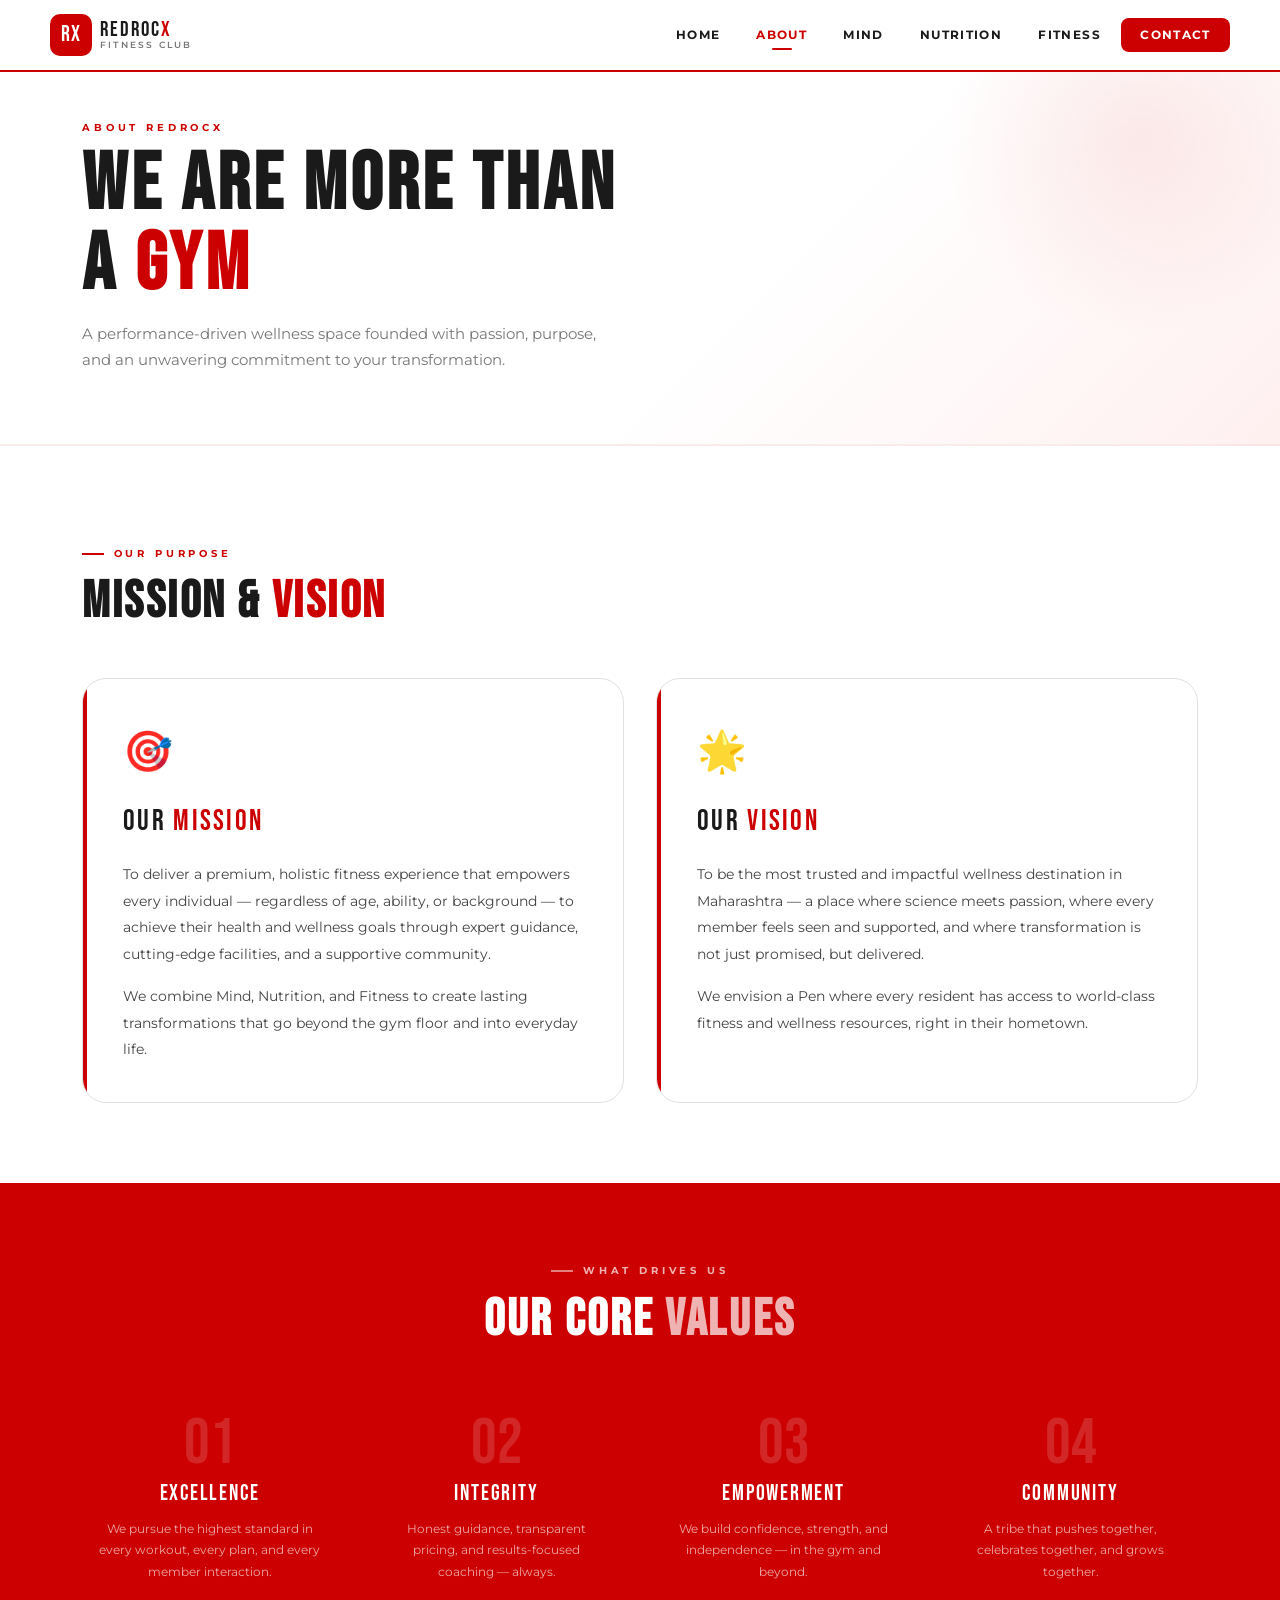
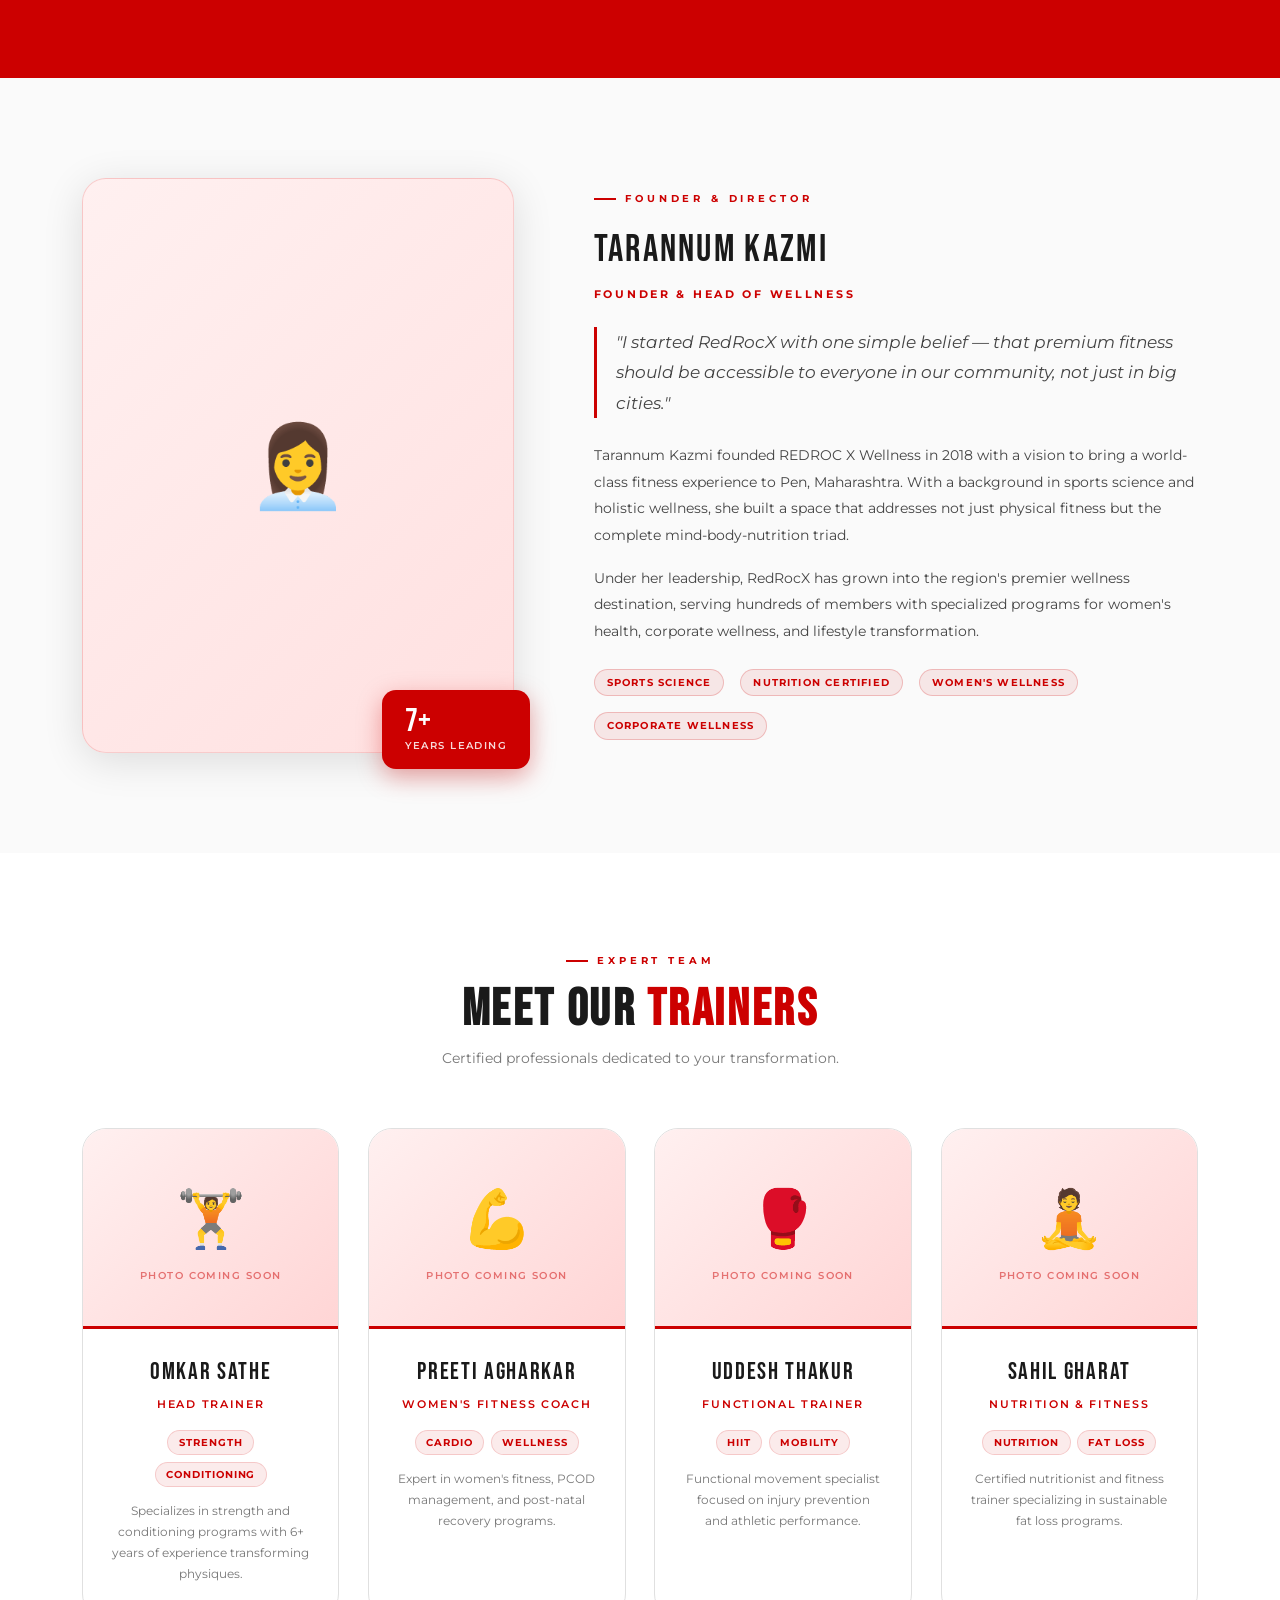
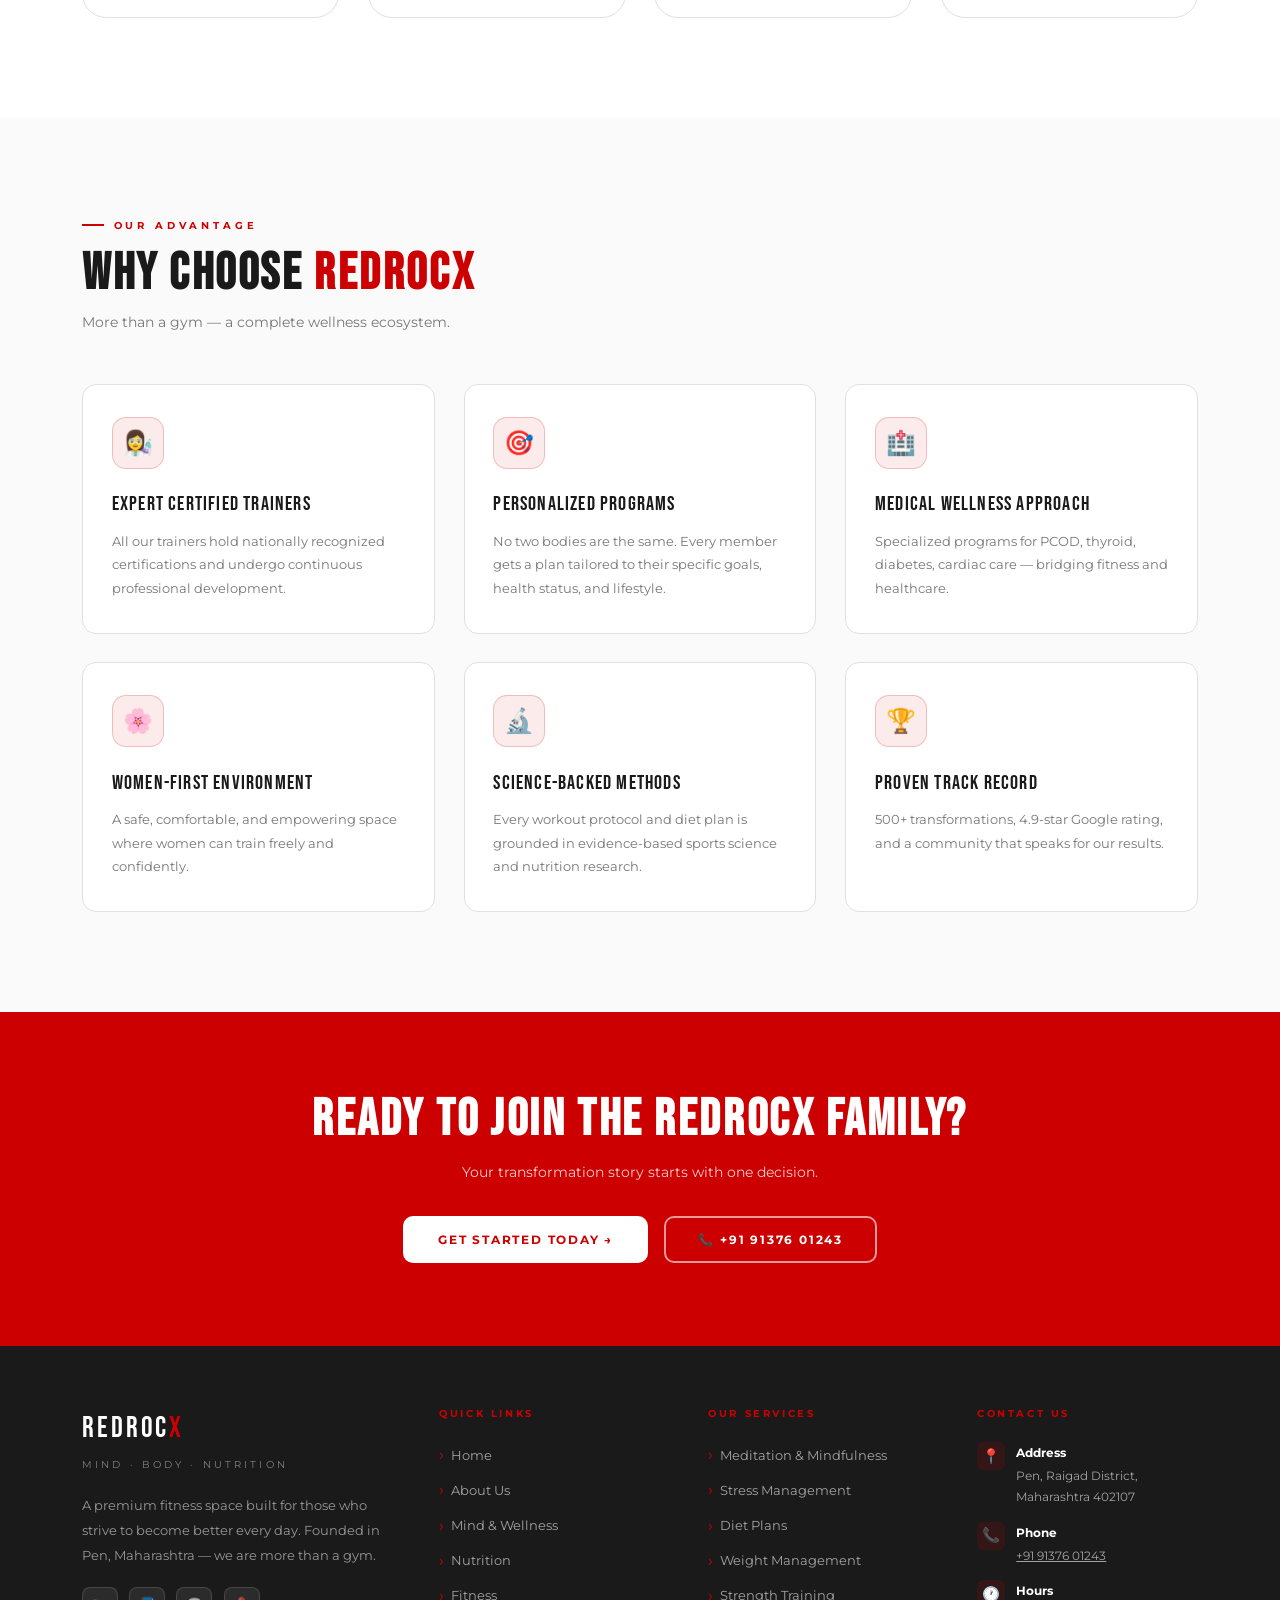
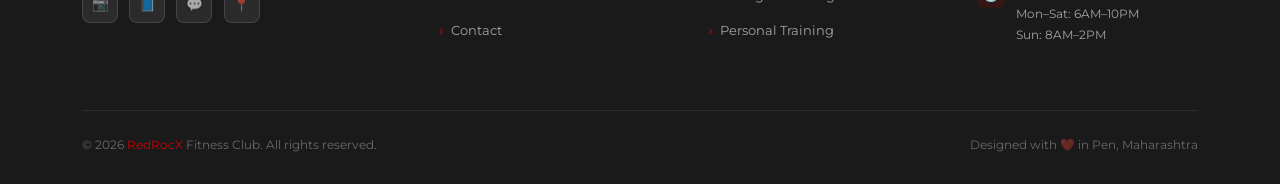
<file: pages/about.html>
<!DOCTYPE html>
<html lang="en">
<head>
  <meta charset="UTF-8"/>
  <meta name="viewport" content="width=device-width,initial-scale=1.0"/>
  <title>About Us | RedRocX Fitness Club</title>
  <meta name="description" content="Learn about RedRocX Fitness Club — our mission, vision, trainers, and why we're the best gym in Pen, Maharashtra."/>
  <link rel="stylesheet" href="../css/style.css"/>
  <style>
    /* ── MISSION / VISION ── */
    .mv-grid {
      display: grid;
      grid-template-columns: 1fr 1fr;
      gap: 2rem;
    }
    .mv-card {
      background: var(--white);
      border: 1px solid var(--mid-grey);
      border-radius: var(--radius-lg);
      padding: 2.5rem;
      position: relative;
      overflow: hidden;
      transition: var(--transition);
    }
    .mv-card:hover { box-shadow: var(--shadow-red); border-color: rgba(204,0,0,0.25); transform: translateY(-4px); }
    .mv-card::after {
      content: '';
      position: absolute;
      top: 0; left: 0;
      width: 4px; height: 100%;
      background: var(--red);
    }
    .mv-icon { font-size: 2.5rem; margin-bottom: 1rem; }
    .mv-title {
      font-family: 'Bebas Neue', sans-serif;
      font-size: 1.8rem;
      letter-spacing: 0.08em;
      color: var(--text-dark);
      margin-bottom: 1rem;
    }
    .mv-title span { color: var(--red); }
    .mv-text { font-size: 0.87rem; color: var(--text-mid); line-height: 1.9; }

    /* ── FOUNDER ── */
    .founder-section { padding: 100px 0; background: var(--off-white); }
    .founder-inner {
      display: grid;
      grid-template-columns: 1fr 1.4fr;
      gap: 5rem;
      align-items: center;
    }
    .founder-img-wrap {
      position: relative;
      border-radius: var(--radius-lg);
      overflow: visible;
    }
    .founder-img-placeholder {
      width: 100%;
      aspect-ratio: 3/4;
      background: linear-gradient(135deg, var(--red-pale), #ffe0e0);
      border-radius: var(--radius-lg);
      display: flex;
      align-items: center;
      justify-content: center;
      font-size: 5rem;
      border: 1px solid rgba(204,0,0,0.15);
      box-shadow: var(--shadow-med);
    }
    .founder-frame {
      position: absolute;
      top: -12px; left: -12px; right: 12px; bottom: 12px;
      border: 2px solid var(--red);
      border-radius: var(--radius-lg);
      z-index: -1;
    }
    .founder-badge {
      position: absolute;
      bottom: -16px; right: -16px;
      background: var(--red);
      color: white;
      border-radius: var(--radius);
      padding: 1rem 1.4rem;
      box-shadow: 0 8px 24px rgba(204,0,0,0.35);
    }
    .founder-badge-num {
      font-family: 'Bebas Neue', sans-serif;
      font-size: 2rem;
      line-height: 1;
    }
    .founder-badge-label { font-size: 0.6rem; font-weight: 600; letter-spacing: 0.15em; text-transform: uppercase; opacity: 0.85; }
    .founder-name {
      font-family: 'Bebas Neue', sans-serif;
      font-size: 2.4rem;
      letter-spacing: 0.06em;
      color: var(--text-dark);
      margin-bottom: 0.3rem;
    }
    .founder-role {
      font-size: 0.68rem;
      font-weight: 700;
      letter-spacing: 0.25em;
      text-transform: uppercase;
      color: var(--red);
      margin-bottom: 1.5rem;
    }
    .founder-quote {
      font-size: 1.05rem;
      font-style: italic;
      color: var(--text-mid);
      line-height: 1.8;
      border-left: 3px solid var(--red);
      padding-left: 1.2rem;
      margin: 1.5rem 0;
    }

    /* ── TRAINERS ── */
    .trainers-section { padding: 100px 0; background: var(--white); }
    .trainer-card {
      background: var(--white);
      border: 1px solid var(--mid-grey);
      border-radius: var(--radius-lg);
      overflow: hidden;
      transition: var(--transition);
      text-align: center;
    }
    .trainer-card:hover { box-shadow: var(--shadow-red); border-color: rgba(204,0,0,0.25); transform: translateY(-6px); }
    .trainer-photo {
      background: linear-gradient(135deg, var(--red-pale), #ffd5d5);
      height: 200px;
      display: flex;
      flex-direction: column;
      align-items: center;
      justify-content: center;
      font-size: 4rem;
      position: relative;
    }
    .trainer-photo-label {
      font-size: 0.6rem;
      font-weight: 600;
      letter-spacing: 0.15em;
      text-transform: uppercase;
      color: rgba(204,0,0,0.5);
      margin-top: 0.3rem;
    }
    .trainer-red-bar {
      position: absolute;
      bottom: 0; left: 0; right: 0;
      height: 3px;
      background: var(--red);
    }
    .trainer-body { padding: 1.5rem 1.8rem 2rem; }
    .trainer-name {
      font-family: 'Bebas Neue', sans-serif;
      font-size: 1.5rem;
      letter-spacing: 0.07em;
      color: var(--text-dark);
    }
    .trainer-role { font-size: 0.7rem; font-weight: 600; letter-spacing: 0.15em; text-transform: uppercase; color: var(--red); margin: 0.3rem 0 1rem; }
    .trainer-tags { display: flex; gap: 0.4rem; flex-wrap: wrap; justify-content: center; }
    .trainer-tag {
      font-size: 0.6rem; font-weight: 700; letter-spacing: 0.1em; text-transform: uppercase;
      background: var(--red-muted); color: var(--red);
      padding: 0.25rem 0.65rem; border-radius: 50px;
      border: 1px solid rgba(204,0,0,0.15);
    }
    .trainer-bio { font-size: 0.78rem; color: var(--text-light); line-height: 1.7; margin-top: 0.8rem; }

    /* ── WHY US ── */
    .why-section { padding: 100px 0; background: var(--off-white); }
    .why-grid { display: grid; grid-template-columns: repeat(3, 1fr); gap: 1.8rem; }
    .why-card {
      background: var(--white);
      border: 1px solid var(--mid-grey);
      border-radius: var(--radius);
      padding: 2rem 1.8rem;
      transition: var(--transition);
    }
    .why-card:hover { box-shadow: var(--shadow-red); border-color: rgba(204,0,0,0.25); transform: translateY(-4px); }
    .why-icon {
      width: 52px; height: 52px;
      background: var(--red-muted);
      border: 1px solid rgba(204,0,0,0.2);
      border-radius: 14px;
      display: flex; align-items: center; justify-content: center;
      font-size: 1.5rem; margin-bottom: 1.2rem;
    }
    .why-title { font-family: 'Bebas Neue', sans-serif; font-size: 1.25rem; letter-spacing: 0.06em; color: var(--text-dark); margin-bottom: 0.6rem; }
    .why-desc { font-size: 0.82rem; color: var(--text-light); line-height: 1.8; }

    /* ── VALUES ── */
    .values-section { padding: 80px 0; background: var(--red); }
    .values-section .section-title { color: white; }
    .values-section .section-title span { color: rgba(255,255,255,0.7); }
    .values-section .section-label { color: rgba(255,255,255,0.7); }
    .values-section .section-label::before { background: rgba(255,255,255,0.5); }
    .value-item { text-align: center; padding: 1rem; }
    .value-num {
      font-family: 'Bebas Neue', sans-serif;
      font-size: 4rem;
      color: rgba(255,255,255,0.15);
      line-height: 1;
      display: block;
    }
    .value-title { font-family: 'Bebas Neue', sans-serif; font-size: 1.4rem; color: white; letter-spacing: 0.08em; }
    .value-desc { font-size: 0.78rem; color: rgba(255,255,255,0.65); line-height: 1.7; margin-top: 0.4rem; }

    @media(max-width:992px){
      .mv-grid,.founder-inner,.why-grid{ grid-template-columns:1fr!important; }
      .founder-inner { gap: 3rem; }
    }
    @media(max-width:768px){
      [style*="grid-template-columns:repeat(4,1fr)"]{ grid-template-columns:1fr 1fr!important; }
    }
  </style>
</head>
<body>
<script src="../js/layout.js"></script>

<!-- ── PAGE HERO ── -->
<section class="page-hero">
  <div class="container-rrx">
    <div class="page-hero-label">About RedRocX</div>
    <h1 class="page-hero-title">We Are More Than<br>A <span>Gym</span></h1>
    <p class="page-hero-desc">A performance-driven wellness space founded with passion, purpose, and an unwavering commitment to your transformation.</p>
  </div>
</section>

<!-- ── MISSION & VISION ── -->
<section class="section-pad" style="background:var(--white);">
  <div class="container-rrx">
    <div class="reveal" style="margin-bottom:3rem;">
      <div class="section-label">Our Purpose</div>
      <h2 class="section-title">Mission & <span>Vision</span></h2>
    </div>
    <div class="mv-grid">
      <div class="mv-card reveal d1">
        <div class="mv-icon">🎯</div>
        <div class="mv-title">Our <span>Mission</span></div>
        <p class="mv-text">To deliver a premium, holistic fitness experience that empowers every individual — regardless of age, ability, or background — to achieve their health and wellness goals through expert guidance, cutting-edge facilities, and a supportive community.</p>
        <p class="mv-text" style="margin-top:1rem;">We combine Mind, Nutrition, and Fitness to create lasting transformations that go beyond the gym floor and into everyday life.</p>
      </div>
      <div class="mv-card reveal d2">
        <div class="mv-icon">🌟</div>
        <div class="mv-title">Our <span>Vision</span></div>
        <p class="mv-text">To be the most trusted and impactful wellness destination in Maharashtra — a place where science meets passion, where every member feels seen and supported, and where transformation is not just promised, but delivered.</p>
        <p class="mv-text" style="margin-top:1rem;">We envision a Pen where every resident has access to world-class fitness and wellness resources, right in their hometown.</p>
      </div>
    </div>
  </div>
</section>

<!-- ── VALUES ── -->
<section class="values-section">
  <div class="container-rrx">
    <div class="reveal" style="text-align:center;margin-bottom:3rem;">
      <div class="section-label" style="justify-content:center;">What Drives Us</div>
      <h2 class="section-title">Our Core <span>Values</span></h2>
    </div>
    <div style="display:grid;grid-template-columns:repeat(4,1fr);gap:2rem;">
      <div class="value-item reveal d1">
        <span class="value-num">01</span>
        <div class="value-title">Excellence</div>
        <div class="value-desc">We pursue the highest standard in every workout, every plan, and every member interaction.</div>
      </div>
      <div class="value-item reveal d2">
        <span class="value-num">02</span>
        <div class="value-title">Integrity</div>
        <div class="value-desc">Honest guidance, transparent pricing, and results-focused coaching — always.</div>
      </div>
      <div class="value-item reveal d3">
        <span class="value-num">03</span>
        <div class="value-title">Empowerment</div>
        <div class="value-desc">We build confidence, strength, and independence — in the gym and beyond.</div>
      </div>
      <div class="value-item reveal d4">
        <span class="value-num">04</span>
        <div class="value-title">Community</div>
        <div class="value-desc">A tribe that pushes together, celebrates together, and grows together.</div>
      </div>
    </div>
  </div>
</section>

<!-- ── FOUNDER ── -->
<section class="founder-section">
  <div class="container-rrx">
    <div class="founder-inner">
      <div class="founder-img-wrap reveal-l">
        <div class="founder-img-placeholder">👩‍💼</div>
        <div class="founder-frame"></div>
        <div class="founder-badge">
          <div class="founder-badge-num">7+</div>
          <div class="founder-badge-label">Years Leading</div>
        </div>
      </div>
      <div class="reveal-r">
        <div class="section-label">Founder & Director</div>
        <div class="founder-name">Tarannum Kazmi</div>
        <div class="founder-role">Founder & Head of Wellness</div>
        <div class="founder-quote">"I started RedRocX with one simple belief — that premium fitness should be accessible to everyone in our community, not just in big cities."</div>
        <p style="font-size:0.88rem;color:var(--text-mid);line-height:1.9;margin-bottom:1rem;">
          Tarannum Kazmi founded REDROC X Wellness in 2018 with a vision to bring a world-class fitness experience to Pen, Maharashtra. With a background in sports science and holistic wellness, she built a space that addresses not just physical fitness but the complete mind-body-nutrition triad.
        </p>
        <p style="font-size:0.88rem;color:var(--text-mid);line-height:1.9;margin-bottom:1.5rem;">
          Under her leadership, RedRocX has grown into the region's premier wellness destination, serving hundreds of members with specialized programs for women's health, corporate wellness, and lifestyle transformation.
        </p>
        <div style="display:flex;gap:1rem;flex-wrap:wrap;">
          <div class="red-badge">Sports Science</div>
          <div class="red-badge">Nutrition Certified</div>
          <div class="red-badge">Women's Wellness</div>
          <div class="red-badge">Corporate Wellness</div>
        </div>
      </div>
    </div>
  </div>
</section>

<!-- ── TRAINERS ── -->
<section class="trainers-section">
  <div class="container-rrx">
    <div class="reveal" style="text-align:center;margin-bottom:3.5rem;">
      <div class="section-label" style="justify-content:center;">Expert Team</div>
      <h2 class="section-title">Meet Our <span>Trainers</span></h2>
      <p class="section-sub" style="margin:0 auto;text-align:center;">Certified professionals dedicated to your transformation.</p>
    </div>

    <div style="display:grid;grid-template-columns:repeat(4,1fr);gap:1.8rem;">

      <div class="trainer-card reveal d1">
        <div class="trainer-photo">
          <div style="font-size:3.5rem;">🏋️</div>
          <div class="trainer-photo-label">Photo Coming Soon</div>
          <div class="trainer-red-bar"></div>
        </div>
        <div class="trainer-body">
          <div class="trainer-name">Omkar Sathe</div>
          <div class="trainer-role">Head Trainer</div>
          <div class="trainer-tags">
            <span class="trainer-tag">Strength</span>
            <span class="trainer-tag">Conditioning</span>
          </div>
          <p class="trainer-bio">Specializes in strength and conditioning programs with 6+ years of experience transforming physiques.</p>
        </div>
      </div>

      <div class="trainer-card reveal d2">
        <div class="trainer-photo">
          <div style="font-size:3.5rem;">💪</div>
          <div class="trainer-photo-label">Photo Coming Soon</div>
          <div class="trainer-red-bar"></div>
        </div>
        <div class="trainer-body">
          <div class="trainer-name">Preeti Agharkar</div>
          <div class="trainer-role">Women's Fitness Coach</div>
          <div class="trainer-tags">
            <span class="trainer-tag">Cardio</span>
            <span class="trainer-tag">Wellness</span>
          </div>
          <p class="trainer-bio">Expert in women's fitness, PCOD management, and post-natal recovery programs.</p>
        </div>
      </div>

      <div class="trainer-card reveal d3">
        <div class="trainer-photo">
          <div style="font-size:3.5rem;">🥊</div>
          <div class="trainer-photo-label">Photo Coming Soon</div>
          <div class="trainer-red-bar"></div>
        </div>
        <div class="trainer-body">
          <div class="trainer-name">Uddesh Thakur</div>
          <div class="trainer-role">Functional Trainer</div>
          <div class="trainer-tags">
            <span class="trainer-tag">HIIT</span>
            <span class="trainer-tag">Mobility</span>
          </div>
          <p class="trainer-bio">Functional movement specialist focused on injury prevention and athletic performance.</p>
        </div>
      </div>

      <div class="trainer-card reveal d4">
        <div class="trainer-photo">
          <div style="font-size:3.5rem;">🧘</div>
          <div class="trainer-photo-label">Photo Coming Soon</div>
          <div class="trainer-red-bar"></div>
        </div>
        <div class="trainer-body">
          <div class="trainer-name">Sahil Gharat</div>
          <div class="trainer-role">Nutrition & Fitness</div>
          <div class="trainer-tags">
            <span class="trainer-tag">Nutrition</span>
            <span class="trainer-tag">Fat Loss</span>
          </div>
          <p class="trainer-bio">Certified nutritionist and fitness trainer specializing in sustainable fat loss programs.</p>
        </div>
      </div>

    </div>
  </div>
</section>

<!-- ── WHY CHOOSE US ── -->
<section class="why-section">
  <div class="container-rrx">
    <div class="reveal" style="margin-bottom:3rem;">
      <div class="section-label">Our Advantage</div>
      <h2 class="section-title">Why Choose <span>RedRocX</span></h2>
      <p class="section-sub">More than a gym — a complete wellness ecosystem.</p>
    </div>
    <div class="why-grid">
      <div class="why-card reveal d1">
        <div class="why-icon">👩‍🔬</div>
        <div class="why-title">Expert Certified Trainers</div>
        <p class="why-desc">All our trainers hold nationally recognized certifications and undergo continuous professional development.</p>
      </div>
      <div class="why-card reveal d2">
        <div class="why-icon">🎯</div>
        <div class="why-title">Personalized Programs</div>
        <p class="why-desc">No two bodies are the same. Every member gets a plan tailored to their specific goals, health status, and lifestyle.</p>
      </div>
      <div class="why-card reveal d3">
        <div class="why-icon">🏥</div>
        <div class="why-title">Medical Wellness Approach</div>
        <p class="why-desc">Specialized programs for PCOD, thyroid, diabetes, cardiac care — bridging fitness and healthcare.</p>
      </div>
      <div class="why-card reveal d1">
        <div class="why-icon">🌸</div>
        <div class="why-title">Women-First Environment</div>
        <p class="why-desc">A safe, comfortable, and empowering space where women can train freely and confidently.</p>
      </div>
      <div class="why-card reveal d2">
        <div class="why-icon">🔬</div>
        <div class="why-title">Science-Backed Methods</div>
        <p class="why-desc">Every workout protocol and diet plan is grounded in evidence-based sports science and nutrition research.</p>
      </div>
      <div class="why-card reveal d3">
        <div class="why-icon">🏆</div>
        <div class="why-title">Proven Track Record</div>
        <p class="why-desc">500+ transformations, 4.9-star Google rating, and a community that speaks for our results.</p>
      </div>
    </div>
  </div>
</section>

<!-- ── CTA ── -->
<section style="padding:80px 0;background:var(--red);text-align:center;">
  <div class="container-rrx" style="position:relative;z-index:1;">
    <div class="reveal">
      <h2 style="font-family:'Bebas Neue',sans-serif;font-size:clamp(2rem,5vw,3.2rem);color:white;letter-spacing:0.05em;margin-bottom:0.8rem;">Ready to Join the RedRocX Family?</h2>
      <p style="font-size:0.9rem;color:rgba(255,255,255,0.8);margin-bottom:2rem;">Your transformation story starts with one decision.</p>
      <div style="display:flex;gap:1rem;justify-content:center;flex-wrap:wrap;">
        <a href="contact.html" style="display:inline-flex;align-items:center;gap:0.5rem;padding:0.8rem 2.2rem;background:white;color:var(--red);font-weight:700;font-size:0.75rem;letter-spacing:0.15em;text-transform:uppercase;text-decoration:none;border-radius:10px;transition:var(--transition);">Get Started Today →</a>
        <a href="tel:+919137601243" style="display:inline-flex;align-items:center;gap:0.5rem;padding:0.75rem 2rem;background:transparent;color:white;font-weight:700;font-size:0.75rem;letter-spacing:0.15em;text-transform:uppercase;text-decoration:none;border:2px solid rgba(255,255,255,0.6);border-radius:10px;transition:var(--transition);">📞 +91 91376 01243</a>
      </div>
    </div>
  </div>
</section>

<script src="../js/main.js"></script>
<style>
@media(max-width:992px){
  .mv-grid,.founder-inner,.why-grid{grid-template-columns:1fr!important;}
  [style*="grid-template-columns:repeat(4,1fr)"]{grid-template-columns:1fr 1fr!important;}
}
@media(max-width:576px){
  [style*="grid-template-columns:repeat(4,1fr)"]{grid-template-columns:1fr!important;}
}
</style>
</body>
</html>
</file>
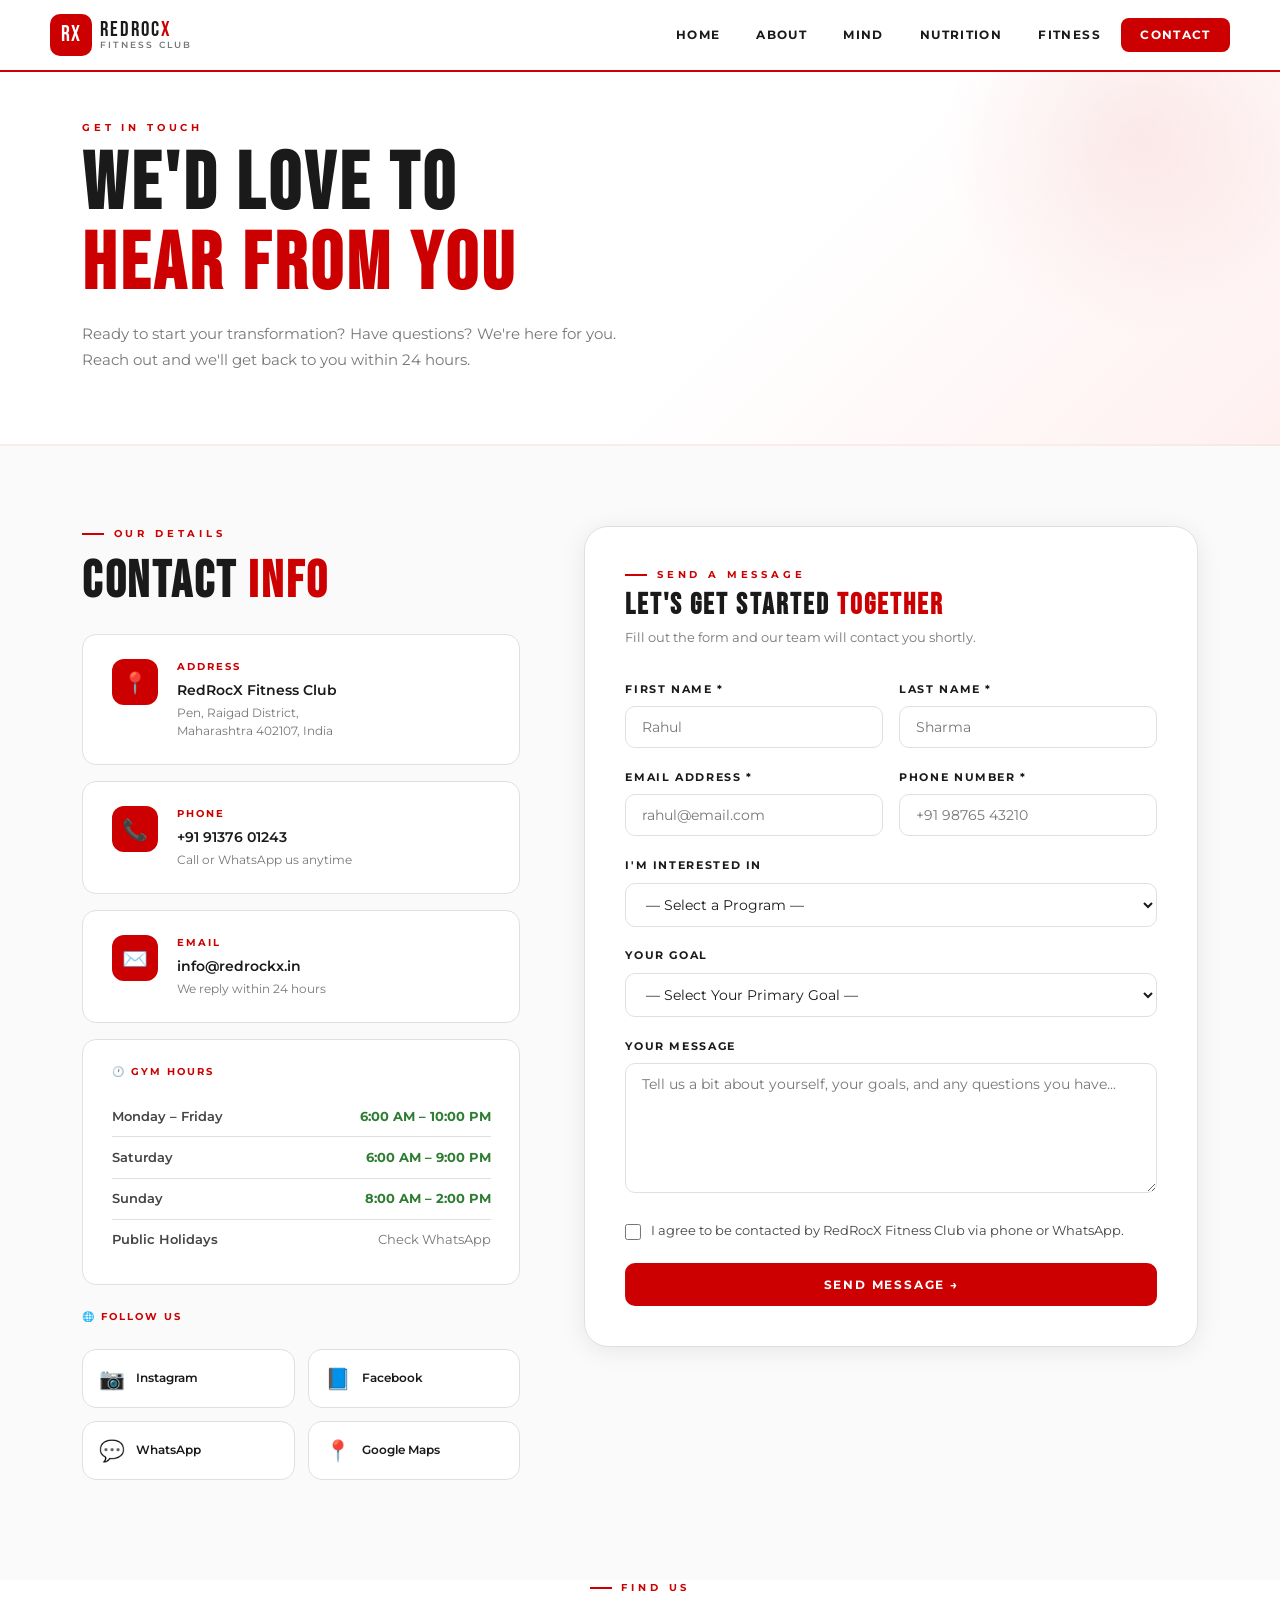
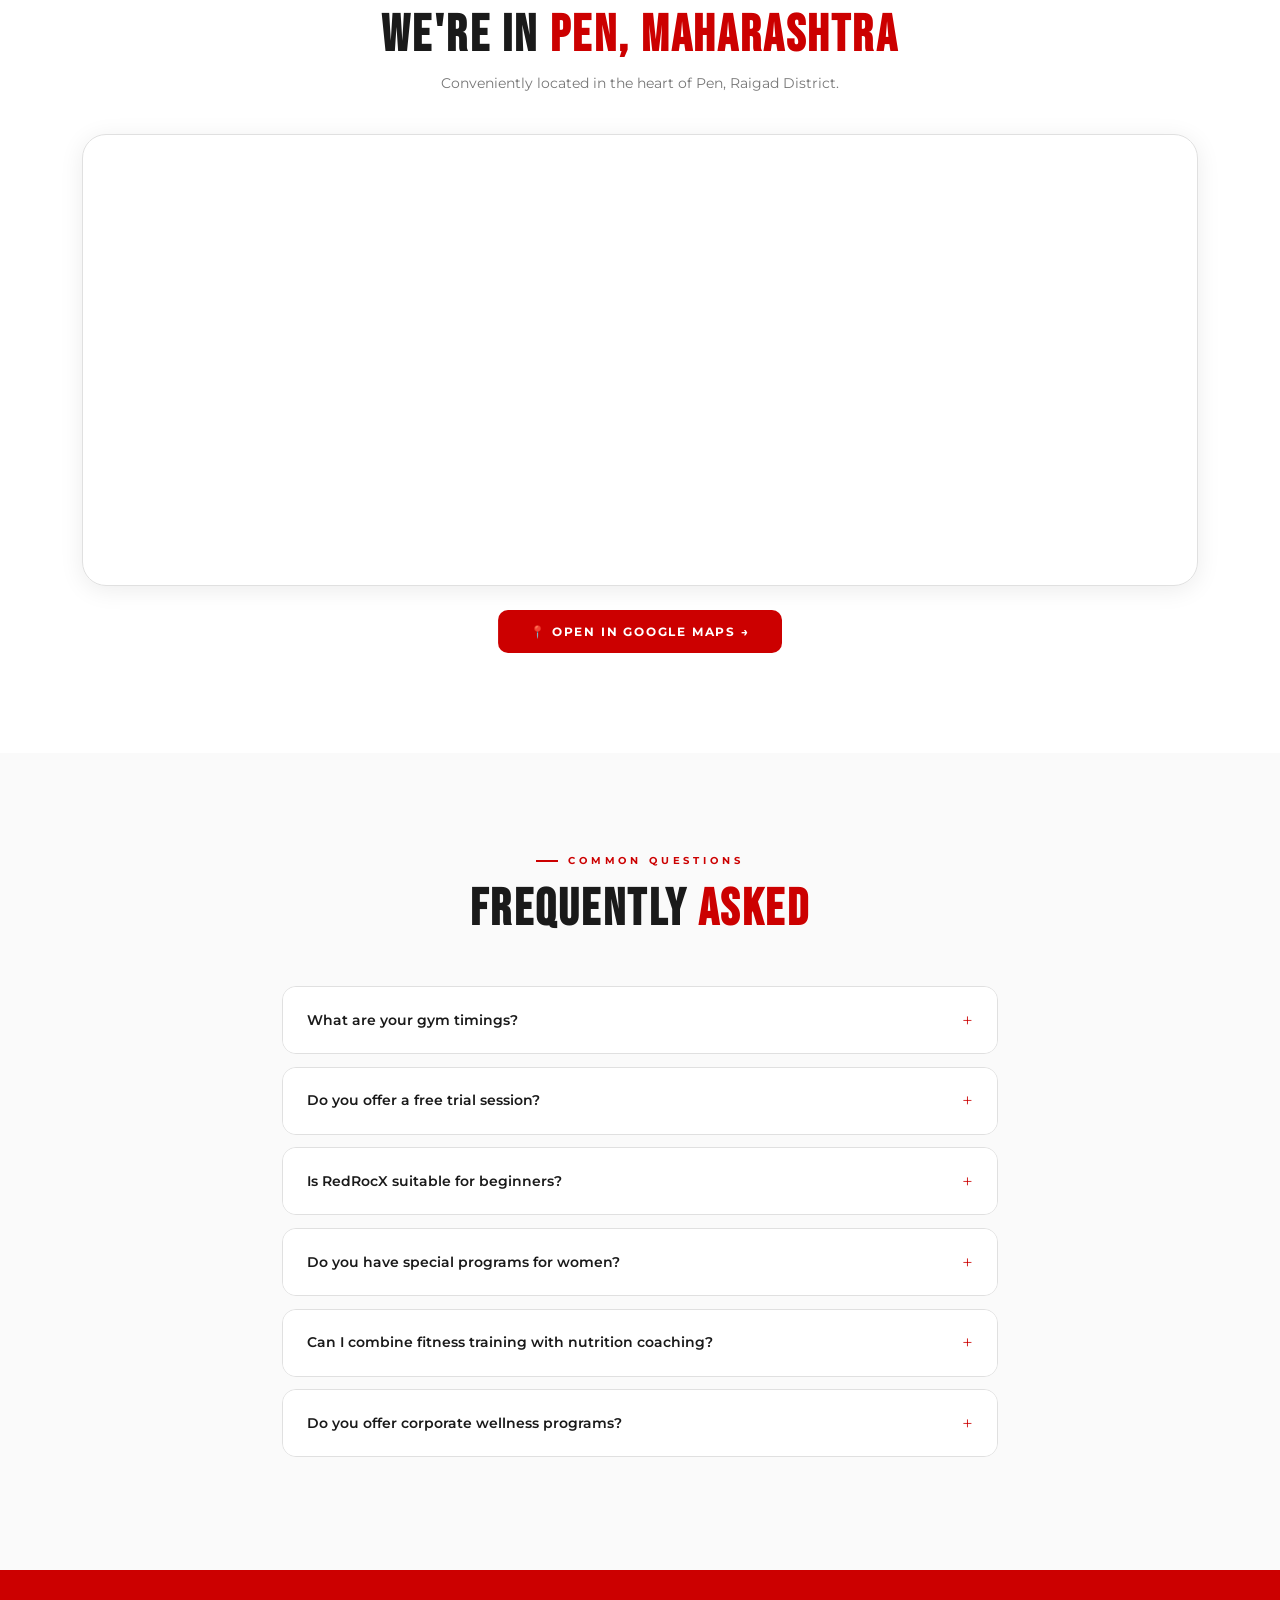
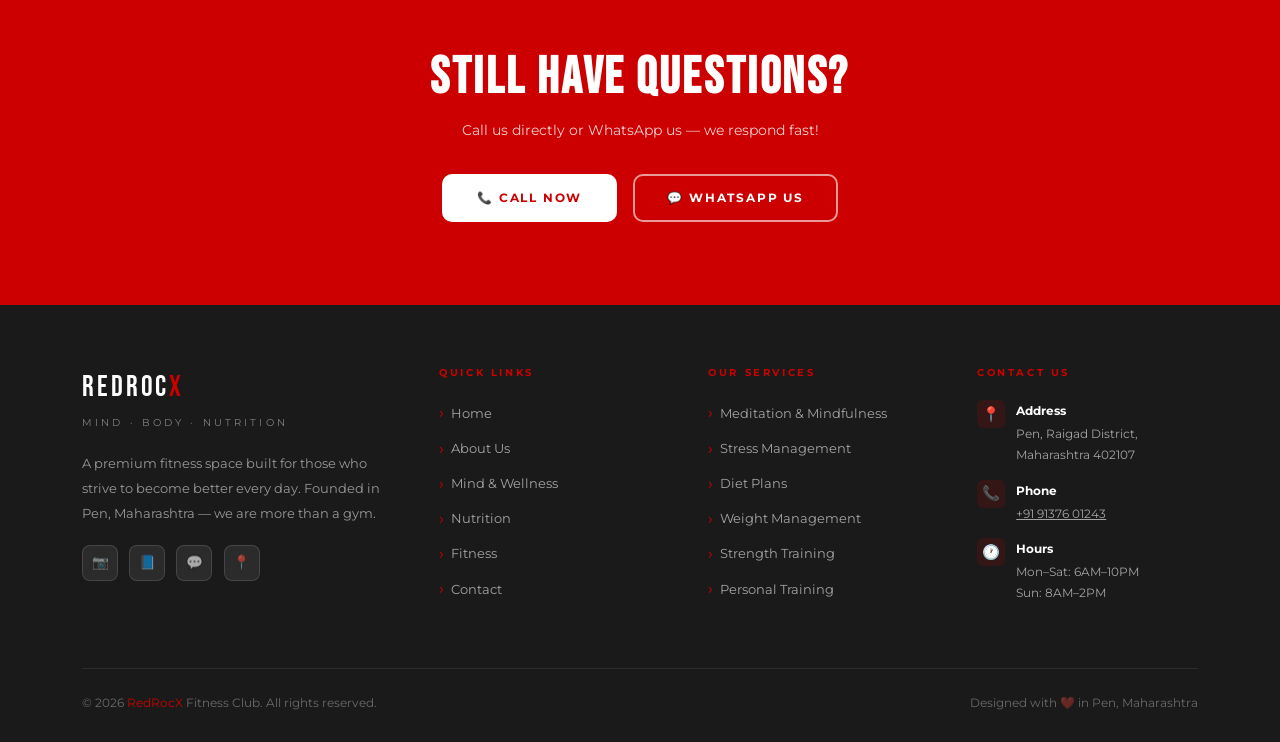
<file: pages/contact.html>
<!DOCTYPE html>
<html lang="en">
<head>
  <meta charset="UTF-8"/>
  <meta name="viewport" content="width=device-width,initial-scale=1.0"/>
  <title>Contact Us | RedRocX Fitness Club</title>
  <meta name="description" content="Get in touch with RedRocX Fitness Club in Pen, Maharashtra. Contact form, Google Maps, phone, and social media."/>
  <link rel="stylesheet" href="../css/style.css"/>
  <style>
    /* ── CONTACT LAYOUT ── */
    .contact-grid {
      display: grid;
      grid-template-columns: 1fr 1.4fr;
      gap: 4rem;
      align-items: start;
    }

    /* ── INFO CARDS ── */
    .info-card {
      background: var(--white);
      border: 1px solid var(--mid-grey);
      border-radius: var(--radius);
      padding: 1.5rem 1.8rem;
      display: flex;
      gap: 1.2rem;
      align-items: flex-start;
      transition: var(--transition);
      margin-bottom: 1rem;
    }
    .info-card:hover { box-shadow: var(--shadow-soft); border-color: rgba(204,0,0,0.25); }
    .info-card-icon {
      width: 46px; height: 46px;
      background: var(--red);
      border-radius: 12px;
      display: flex; align-items: center; justify-content: center;
      font-size: 1.3rem;
      flex-shrink: 0;
    }
    .info-card-label {
      font-size: 0.62rem;
      font-weight: 700;
      letter-spacing: 0.2em;
      text-transform: uppercase;
      color: var(--red);
      margin-bottom: 0.3rem;
    }
    .info-card-value {
      font-size: 0.88rem;
      color: var(--text-dark);
      font-weight: 600;
      line-height: 1.5;
    }
    .info-card-sub {
      font-size: 0.75rem;
      color: var(--text-light);
      margin-top: 0.2rem;
      line-height: 1.5;
    }
    .info-card-link {
      color: var(--text-dark);
      text-decoration: none;
      transition: color 0.2s;
    }
    .info-card-link:hover { color: var(--red); }

    /* ── HOURS TABLE ── */
    .hours-table { width: 100%; border-collapse: collapse; }
    .hours-table tr { border-bottom: 1px solid var(--mid-grey); }
    .hours-table tr:last-child { border-bottom: none; }
    .hours-table td { padding: 0.6rem 0; font-size: 0.82rem; }
    .hours-table td:first-child { color: var(--text-mid); font-weight: 600; }
    .hours-table td:last-child { text-align: right; color: var(--text-dark); }
    .hours-open { color: #2e7d32 !important; font-weight: 700 !important; }

    /* ── FORM ── */
    .contact-form-wrap {
      background: var(--white);
      border: 1px solid var(--mid-grey);
      border-radius: var(--radius-lg);
      padding: 2.5rem;
      box-shadow: var(--shadow-soft);
    }
    .form-group { margin-bottom: 1.3rem; }
    .form-label {
      display: block;
      font-size: 0.68rem;
      font-weight: 700;
      letter-spacing: 0.15em;
      text-transform: uppercase;
      color: var(--text-dark);
      margin-bottom: 0.5rem;
    }
    .form-control {
      width: 100%;
      padding: 0.75rem 1rem;
      border: 1.5px solid var(--mid-grey);
      border-radius: 10px;
      font-family: 'Montserrat', sans-serif;
      font-size: 0.85rem;
      color: var(--text-dark);
      background: var(--white);
      transition: border-color 0.25s, box-shadow 0.25s;
      outline: none;
      -webkit-appearance: none;
    }
    .form-control:focus {
      border-color: var(--red);
      box-shadow: 0 0 0 3px rgba(204,0,0,0.08);
    }
    .form-control::placeholder { color: var(--text-light); }
    textarea.form-control { resize: vertical; min-height: 130px; }
    .form-row { display: grid; grid-template-columns: 1fr 1fr; gap: 1rem; }
    .form-select {
      width: 100%;
      padding: 0.75rem 1rem;
      border: 1.5px solid var(--mid-grey);
      border-radius: 10px;
      font-family: 'Montserrat', sans-serif;
      font-size: 0.85rem;
      color: var(--text-dark);
      background: var(--white);
      transition: border-color 0.25s;
      outline: none;
      cursor: pointer;
    }
    .form-select:focus { border-color: var(--red); box-shadow: 0 0 0 3px rgba(204,0,0,0.08); }
    .form-check {
      display: flex;
      align-items: center;
      gap: 0.6rem;
      font-size: 0.8rem;
      color: var(--text-mid);
      cursor: pointer;
    }
    .form-check input[type="checkbox"] {
      width: 16px; height: 16px;
      accent-color: var(--red);
      cursor: pointer;
    }
    .form-success {
      display: none;
      background: #e8f5e9;
      border: 1px solid #a5d6a7;
      border-radius: var(--radius);
      padding: 1rem 1.2rem;
      font-size: 0.85rem;
      color: #2e7d32;
      margin-top: 1rem;
    }

    /* ── SOCIAL ── */
    .social-grid {
      display: grid;
      grid-template-columns: repeat(2, 1fr);
      gap: 0.8rem;
      margin-top: 1.5rem;
    }
    .social-btn {
      display: flex;
      align-items: center;
      gap: 0.7rem;
      padding: 0.75rem 1rem;
      background: var(--white);
      border: 1px solid var(--mid-grey);
      border-radius: var(--radius);
      text-decoration: none;
      font-size: 0.78rem;
      font-weight: 600;
      color: var(--text-dark);
      transition: var(--transition);
    }
    .social-btn:hover { border-color: rgba(204,0,0,0.3); box-shadow: var(--shadow-soft); transform: translateY(-2px); color: var(--red); }
    .social-btn-icon { font-size: 1.3rem; }

    /* ── MAP ── */
    .map-section { padding: 0 0 100px; background: var(--white); }
    .map-wrap {
      border-radius: var(--radius-lg);
      overflow: hidden;
      border: 1px solid var(--mid-grey);
      box-shadow: var(--shadow-soft);
    }

    /* ── FAQ ── */
    .faq-item {
      border: 1px solid var(--mid-grey);
      border-radius: var(--radius);
      margin-bottom: 0.8rem;
      overflow: hidden;
      transition: var(--transition);
    }
    .faq-item:hover { border-color: rgba(204,0,0,0.25); }
    .faq-q {
      padding: 1.1rem 1.5rem;
      cursor: pointer;
      display: flex;
      justify-content: space-between;
      align-items: center;
      font-size: 0.88rem;
      font-weight: 600;
      color: var(--text-dark);
      background: var(--white);
      user-select: none;
    }
    .faq-icon { color: var(--red); font-size: 1.2rem; font-weight: 300; transition: transform 0.3s; }
    .faq-a {
      max-height: 0;
      overflow: hidden;
      transition: max-height 0.4s ease, padding 0.3s ease;
      font-size: 0.83rem;
      color: var(--text-mid);
      line-height: 1.8;
      padding: 0 1.5rem;
      background: var(--off-white);
    }
    .faq-item.open .faq-a { max-height: 200px; padding: 1rem 1.5rem; }
    .faq-item.open .faq-icon { transform: rotate(45deg); }
    .faq-item.open { border-color: rgba(204,0,0,0.3); }

    @media(max-width:992px){
      .contact-grid{grid-template-columns:1fr!important;}
      .form-row{grid-template-columns:1fr!important;}
      .social-grid{grid-template-columns:repeat(2,1fr)!important;}
    }
  </style>
</head>
<body>
<script src="../js/layout.js"></script>

<!-- ── PAGE HERO ── -->
<section class="page-hero">
  <div class="container-rrx">
    <div class="page-hero-label">Get in Touch</div>
    <h1 class="page-hero-title">We'd Love To<br><span>Hear From You</span></h1>
    <p class="page-hero-desc">Ready to start your transformation? Have questions? We're here for you. Reach out and we'll get back to you within 24 hours.</p>
  </div>
</section>

<!-- ── MAIN CONTACT SECTION ── -->
<section style="padding:80px 0 100px;background:var(--off-white);">
  <div class="container-rrx">
    <div class="contact-grid">

      <!-- LEFT: Info -->
      <div>
        <div class="section-label reveal">Our Details</div>
        <h2 class="section-title reveal" style="margin-bottom:1.5rem;">Contact <span>Info</span></h2>

        <div class="info-card reveal">
          <div class="info-card-icon">📍</div>
          <div>
            <div class="info-card-label">Address</div>
            <div class="info-card-value">RedRocX Fitness Club</div>
            <div class="info-card-sub">Pen, Raigad District,<br>Maharashtra 402107, India</div>
          </div>
        </div>

        <div class="info-card reveal">
          <div class="info-card-icon">📞</div>
          <div>
            <div class="info-card-label">Phone</div>
            <div class="info-card-value"><a href="tel:+919137601243" class="info-card-link">+91 91376 01243</a></div>
            <div class="info-card-sub">Call or WhatsApp us anytime</div>
          </div>
        </div>

        <div class="info-card reveal">
          <div class="info-card-icon">✉️</div>
          <div>
            <div class="info-card-label">Email</div>
            <div class="info-card-value"><a href="mailto:info@redrockx.in" class="info-card-link">info@redrockx.in</a></div>
            <div class="info-card-sub">We reply within 24 hours</div>
          </div>
        </div>

        <!-- Hours -->
        <div class="reveal" style="background:var(--white);border:1px solid var(--mid-grey);border-radius:var(--radius);padding:1.5rem 1.8rem;margin-bottom:1.5rem;">
          <div class="info-card-label" style="margin-bottom:1rem;">🕐 Gym Hours</div>
          <table class="hours-table">
            <tr><td>Monday – Friday</td><td class="hours-open">6:00 AM – 10:00 PM</td></tr>
            <tr><td>Saturday</td><td class="hours-open">6:00 AM – 9:00 PM</td></tr>
            <tr><td>Sunday</td><td class="hours-open">8:00 AM – 2:00 PM</td></tr>
            <tr><td>Public Holidays</td><td style="color:var(--text-light);">Check WhatsApp</td></tr>
          </table>
        </div>

        <!-- Social Links -->
        <div class="reveal">
          <div class="info-card-label" style="margin-bottom:0.5rem;">🌐 Follow Us</div>
          <div class="social-grid">
            <a href="https://www.instagram.com/redroc_x_wellness/" target="_blank" class="social-btn">
              <span class="social-btn-icon">📷</span> Instagram
            </a>
            <a href="https://www.facebook.com/profile.php?id=61563380281038" target="_blank" class="social-btn">
              <span class="social-btn-icon">📘</span> Facebook
            </a>
            <a href="https://wa.me/919137601243" target="_blank" class="social-btn">
              <span class="social-btn-icon">💬</span> WhatsApp
            </a>
            <a href="https://maps.app.goo.gl/VQNYSq7yvDHKL4Fo7" target="_blank" class="social-btn">
              <span class="social-btn-icon">📍</span> Google Maps
            </a>
          </div>
        </div>
      </div>

      <!-- RIGHT: Form -->
      <div class="contact-form-wrap reveal-r">
        <div class="section-label" style="margin-bottom:0.5rem;">Send a Message</div>
        <h3 style="font-family:'Bebas Neue',sans-serif;font-size:1.8rem;letter-spacing:0.07em;color:var(--text-dark);margin-bottom:0.4rem;">Let's Get Started <span style="color:var(--red);">Together</span></h3>
        <p style="font-size:0.8rem;color:var(--text-light);margin-bottom:2rem;">Fill out the form and our team will contact you shortly.</p>

        <form id="contactForm" novalidate>
          <div class="form-row">
            <div class="form-group">
              <label class="form-label" for="firstName">First Name *</label>
              <input type="text" id="firstName" class="form-control" placeholder="Rahul" required/>
            </div>
            <div class="form-group">
              <label class="form-label" for="lastName">Last Name *</label>
              <input type="text" id="lastName" class="form-control" placeholder="Sharma" required/>
            </div>
          </div>

          <div class="form-row">
            <div class="form-group">
              <label class="form-label" for="email">Email Address *</label>
              <input type="email" id="email" class="form-control" placeholder="rahul@email.com" required/>
            </div>
            <div class="form-group">
              <label class="form-label" for="phone">Phone Number *</label>
              <input type="tel" id="phone" class="form-control" placeholder="+91 98765 43210" required/>
            </div>
          </div>

          <div class="form-group">
            <label class="form-label" for="interest">I'm Interested In</label>
            <select id="interest" class="form-select">
              <option value="">— Select a Program —</option>
              <option>General Gym Membership</option>
              <option>Personal Training</option>
              <option>Nutrition Consultation</option>
              <option>Mind & Wellness Program</option>
              <option>Weight Loss Program</option>
              <option>Women's Fitness Program</option>
              <option>Corporate Wellness</option>
              <option>Body Transformation Package</option>
              <option>Other</option>
            </select>
          </div>

          <div class="form-group">
            <label class="form-label" for="goal">Your Goal</label>
            <select id="goal" class="form-select">
              <option value="">— Select Your Primary Goal —</option>
              <option>Lose Weight / Fat Loss</option>
              <option>Build Muscle / Bulk Up</option>
              <option>Improve Fitness & Stamina</option>
              <option>Manage a Health Condition</option>
              <option>Stress Relief & Mental Wellness</option>
              <option>General Health & Lifestyle</option>
              <option>Athletic Performance</option>
            </select>
          </div>

          <div class="form-group">
            <label class="form-label" for="message">Your Message</label>
            <textarea id="message" class="form-control" placeholder="Tell us a bit about yourself, your goals, and any questions you have..." rows="4"></textarea>
          </div>

          <div class="form-group">
            <label class="form-check">
              <input type="checkbox" id="consent" required/>
              I agree to be contacted by RedRocX Fitness Club via phone or WhatsApp.
            </label>
          </div>

          <button type="submit" class="btn-rrx" style="width:100%;justify-content:center;padding:0.9rem;">
            Send Message →
          </button>

          <div class="form-success" id="formSuccess">
            ✅ Thank you! Your message has been sent. We'll get back to you within 24 hours.
          </div>
        </form>
      </div>

    </div>
  </div>
</section>

<!-- ── MAP ── -->
<section class="map-section">
  <div class="container-rrx">
    <div class="reveal" style="text-align:center;margin-bottom:2.5rem;">
      <div class="section-label" style="justify-content:center;">Find Us</div>
      <h2 class="section-title">We're in <span>Pen, Maharashtra</span></h2>
      <p style="font-size:0.85rem;color:var(--text-light);">Conveniently located in the heart of Pen, Raigad District.</p>
    </div>
    <div class="map-wrap reveal">
      <iframe
        src="https://www.google.com/maps/embed?pb=!1m18!1m12!1m3!1d3773.6041975!2d73.0908!3d18.7398!2m3!1f0!2f0!3f0!3m2!1i1024!2i768!4f13.1!3m3!1m2!1s0x3be8603eb0aaaaab%3A0x3e87a86db62c2d14!2sRedroc%20X%20Wellness!5e0!3m2!1sen!2sin!4v1234567890"
        width="100%"
        height="450"
        style="border:0;display:block;"
        allowfullscreen=""
        loading="lazy"
        referrerpolicy="no-referrer-when-downgrade"
        title="RedRocX Fitness Club Location">
      </iframe>
    </div>
    <div style="text-align:center;margin-top:1.5rem;">
      <a href="https://maps.app.goo.gl/VQNYSq7yvDHKL4Fo7" target="_blank" class="btn-rrx">
        📍 Open in Google Maps →
      </a>
    </div>
  </div>
</section>

<!-- ── FAQ ── -->
<section style="padding:100px 0;background:var(--off-white);">
  <div class="container-rrx" style="max-width:780px;">
    <div class="reveal" style="text-align:center;margin-bottom:3rem;">
      <div class="section-label" style="justify-content:center;">Common Questions</div>
      <h2 class="section-title">Frequently <span>Asked</span></h2>
    </div>

    <div class="faq-item reveal">
      <div class="faq-q" onclick="toggleFaq(this)">
        What are your gym timings?
        <span class="faq-icon">+</span>
      </div>
      <div class="faq-a">We're open Monday to Friday from 6:00 AM to 10:00 PM, Saturday from 6:00 AM to 9:00 PM, and Sunday from 8:00 AM to 2:00 PM. Check our WhatsApp for holiday schedule updates.</div>
    </div>

    <div class="faq-item reveal">
      <div class="faq-q" onclick="toggleFaq(this)">
        Do you offer a free trial session?
        <span class="faq-icon">+</span>
      </div>
      <div class="faq-a">Yes! We offer a complimentary first consultation and gym tour for all new members. Personal training clients can also book a free 30-minute trial session with one of our trainers. Contact us to schedule.</div>
    </div>

    <div class="faq-item reveal">
      <div class="faq-q" onclick="toggleFaq(this)">
        Is RedRocX suitable for beginners?
        <span class="faq-icon">+</span>
      </div>
      <div class="faq-a">Absolutely! We welcome members of all fitness levels. Our trainers will assess your current fitness level and design a beginner-friendly program that progressively builds your strength and stamina safely.</div>
    </div>

    <div class="faq-item reveal">
      <div class="faq-q" onclick="toggleFaq(this)">
        Do you have special programs for women?
        <span class="faq-icon">+</span>
      </div>
      <div class="faq-a">Yes! We have a dedicated Women's Fitness program, PCOD and hormonal balance nutrition plans, post-natal fitness programs, and a safe, comfortable environment that prioritizes women's wellness at every step.</div>
    </div>

    <div class="faq-item reveal">
      <div class="faq-q" onclick="toggleFaq(this)">
        Can I combine fitness training with nutrition coaching?
        <span class="faq-icon">+</span>
      </div>
      <div class="faq-a">Yes, and we highly recommend it! Our Body Transformation and Elite membership packages combine personalized fitness training with nutrition coaching for the fastest, most sustainable results.</div>
    </div>

    <div class="faq-item reveal">
      <div class="faq-q" onclick="toggleFaq(this)">
        Do you offer corporate wellness programs?
        <span class="faq-icon">+</span>
      </div>
      <div class="faq-a">Yes! We offer customized corporate wellness programs for companies in the Pen and Raigad region, including group sessions, health workshops, and employee fitness packages. Contact us for corporate rates.</div>
    </div>

  </div>
</section>

<!-- ── QUICK CTA ── -->
<section style="padding:80px 0;background:var(--red);text-align:center;">
  <div class="container-rrx">
    <div class="reveal">
      <h2 style="font-family:'Bebas Neue',sans-serif;font-size:clamp(2rem,5vw,3.2rem);color:white;letter-spacing:0.05em;margin-bottom:0.8rem;">Still Have Questions?</h2>
      <p style="font-size:0.9rem;color:rgba(255,255,255,0.8);margin-bottom:2rem;">Call us directly or WhatsApp us — we respond fast!</p>
      <div style="display:flex;gap:1rem;justify-content:center;flex-wrap:wrap;">
        <a href="tel:+919137601243" style="display:inline-flex;align-items:center;gap:0.5rem;padding:0.8rem 2.2rem;background:white;color:var(--red);font-weight:700;font-size:0.75rem;letter-spacing:0.15em;text-transform:uppercase;text-decoration:none;border-radius:10px;">📞 Call Now</a>
        <a href="https://wa.me/919137601243" target="_blank" style="display:inline-flex;align-items:center;gap:0.5rem;padding:0.75rem 2rem;background:transparent;color:white;font-weight:700;font-size:0.75rem;letter-spacing:0.15em;text-transform:uppercase;text-decoration:none;border:2px solid rgba(255,255,255,0.6);border-radius:10px;">💬 WhatsApp Us</a>
      </div>
    </div>
  </div>
</section>

<script src="../js/main.js"></script>
<script>
// ── FORM SUBMIT ──
document.getElementById('contactForm').addEventListener('submit', function(e) {
  e.preventDefault();
  const firstName = document.getElementById('firstName').value.trim();
  const email = document.getElementById('email').value.trim();
  const phone = document.getElementById('phone').value.trim();
  const consent = document.getElementById('consent').checked;
  if (!firstName || !email || !phone || !consent) {
    alert('Please fill in all required fields and agree to be contacted.');
    return;
  }
  const btn = this.querySelector('button[type="submit"]');
  btn.textContent = 'Sending...';
  btn.disabled = true;
  setTimeout(() => {
    document.getElementById('formSuccess').style.display = 'block';
    btn.textContent = '✓ Message Sent!';
    btn.style.background = '#2e7d32';
    this.reset();
  }, 1200);
});

// ── FAQ ACCORDION ──
function toggleFaq(btn) {
  const item = btn.parentElement;
  const isOpen = item.classList.contains('open');
  document.querySelectorAll('.faq-item').forEach(i => i.classList.remove('open'));
  if (!isOpen) item.classList.add('open');
}
</script>
<style>
@media(max-width:992px){
  .contact-grid{grid-template-columns:1fr!important;}
  .form-row{grid-template-columns:1fr!important;}
}
</style>
</body>
</html>
</file>
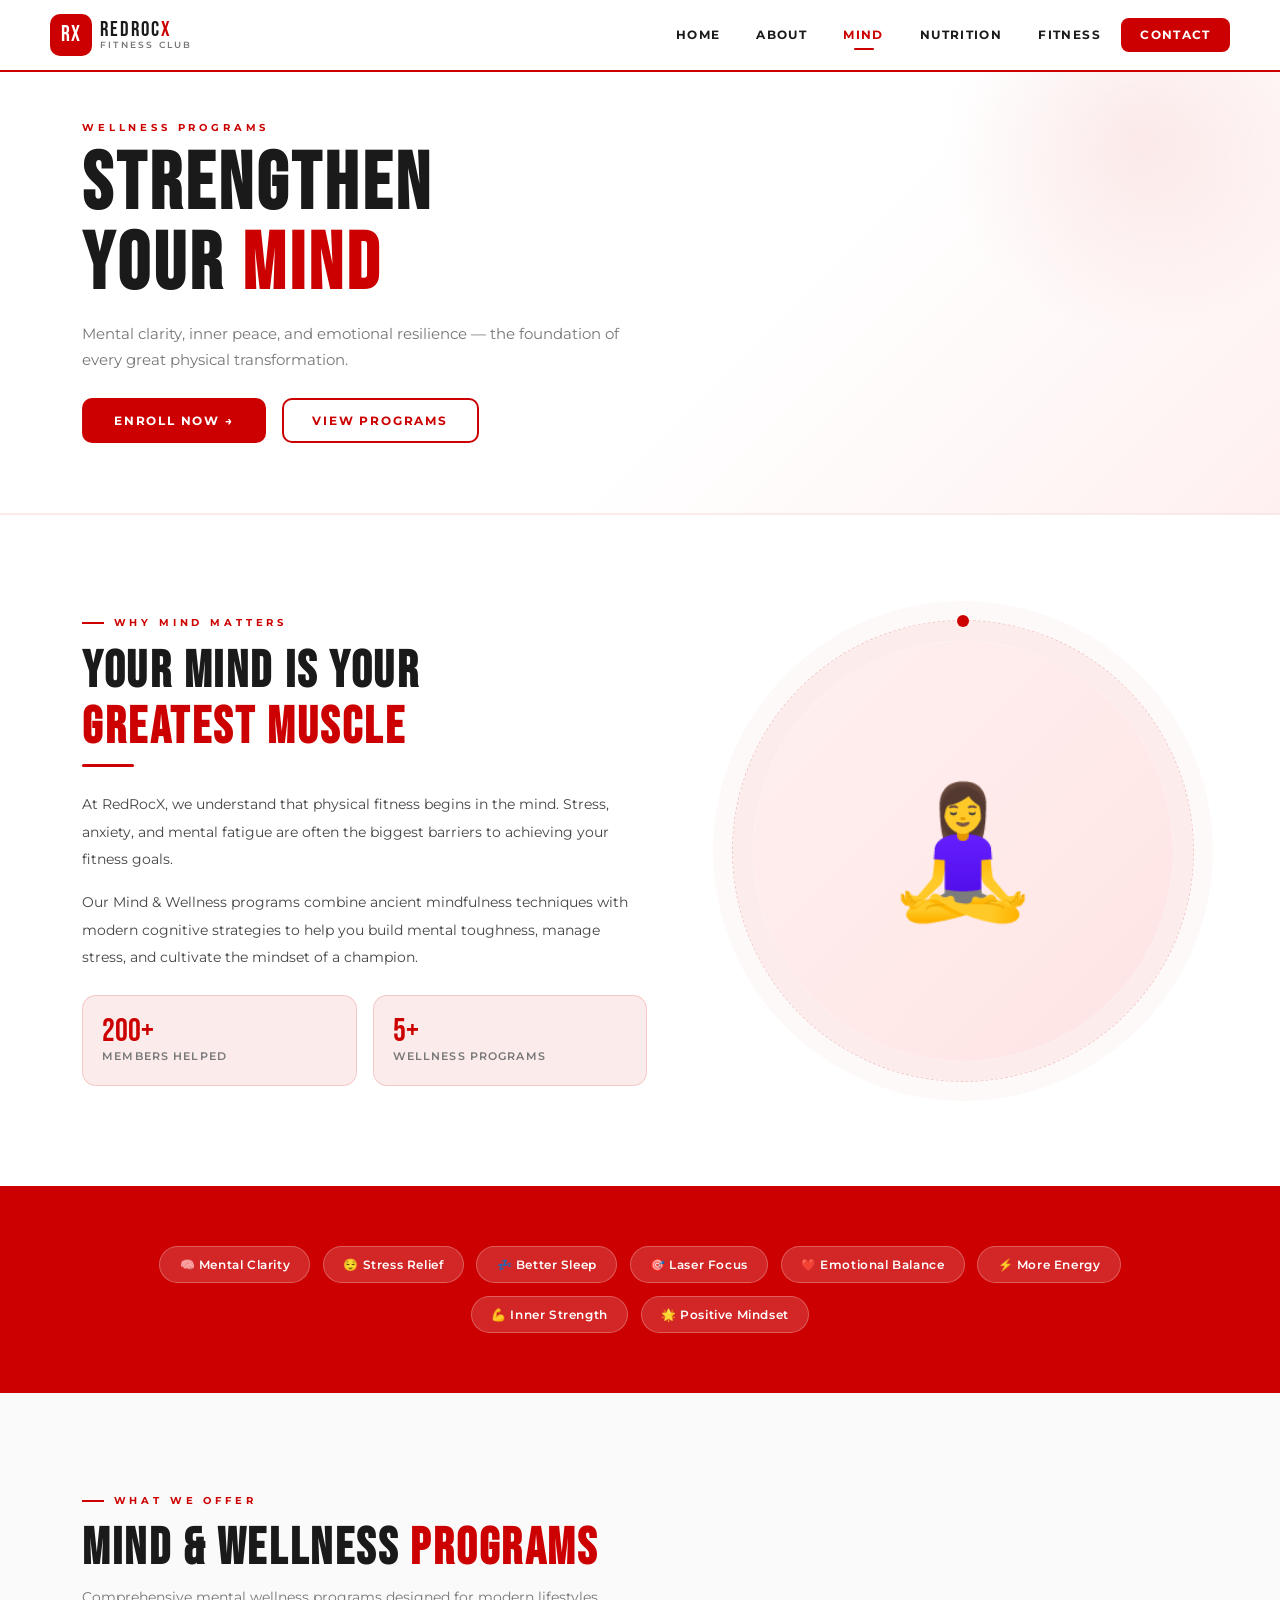
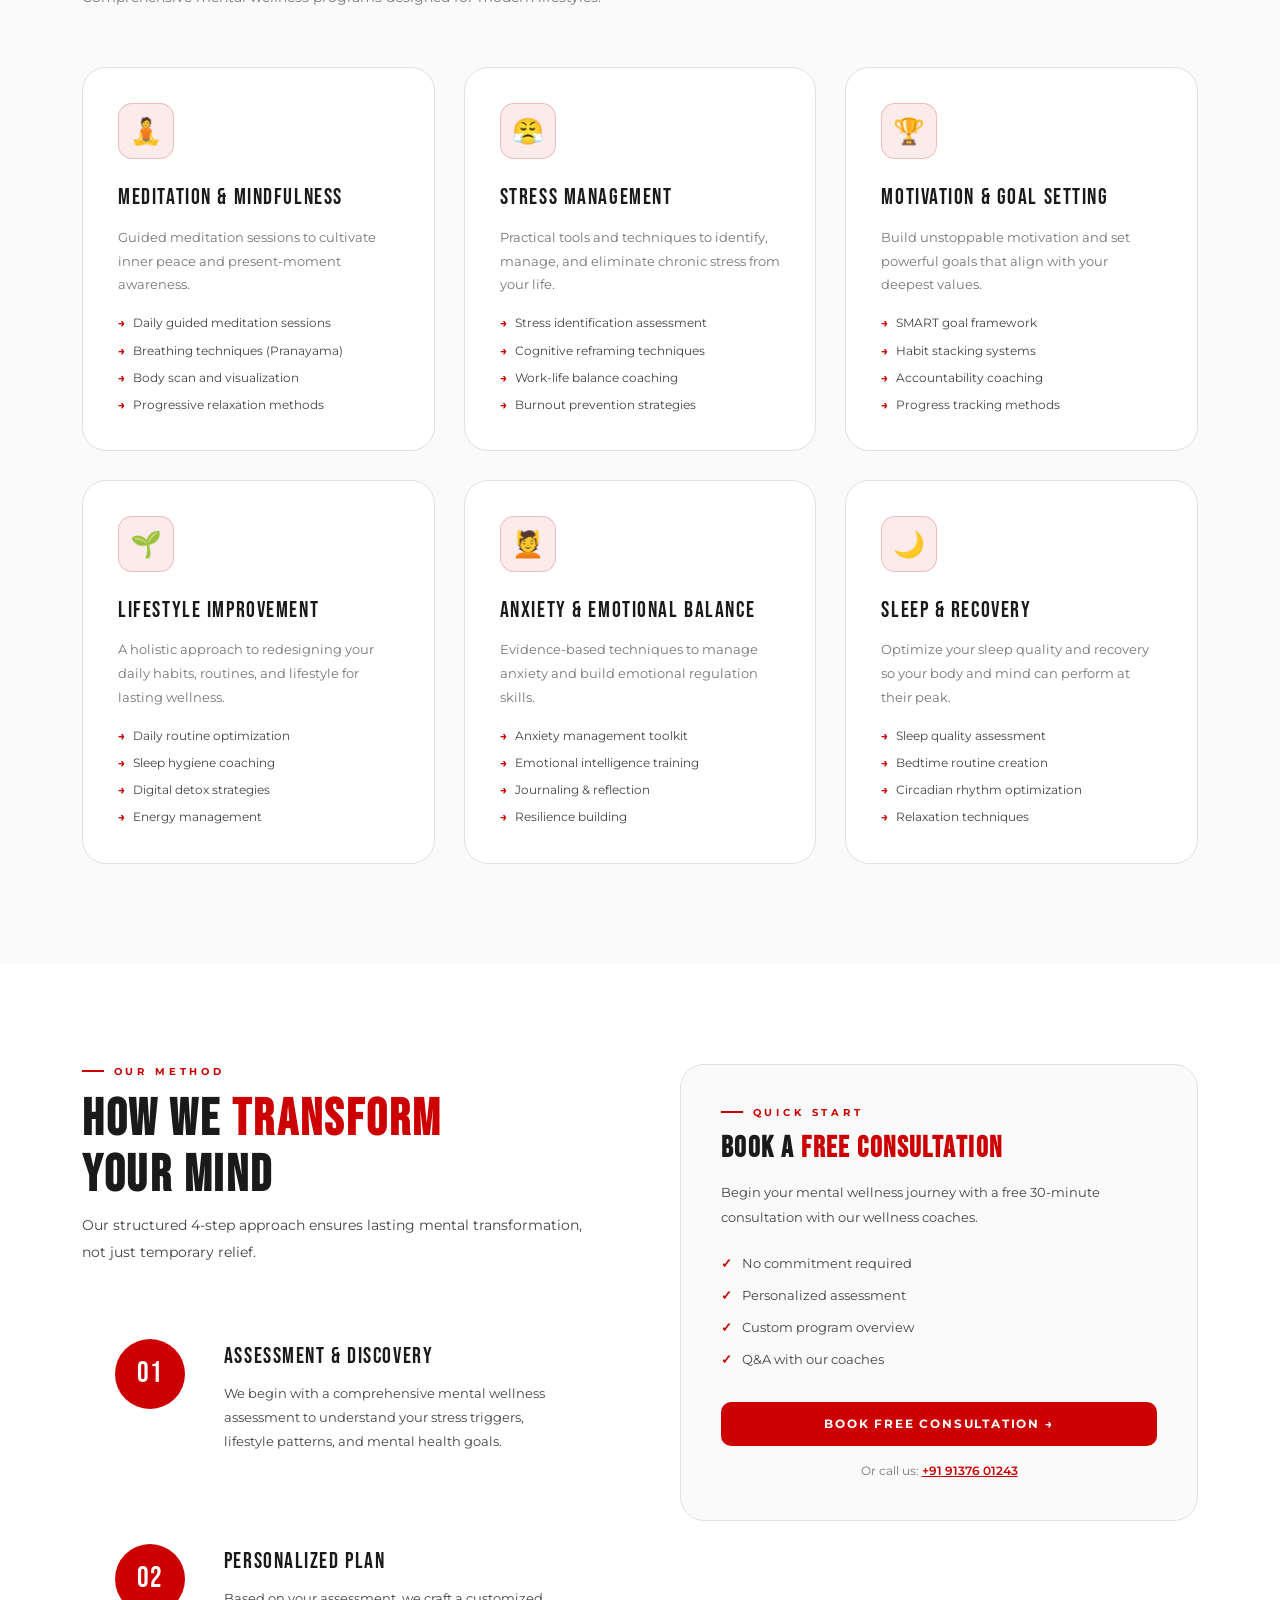
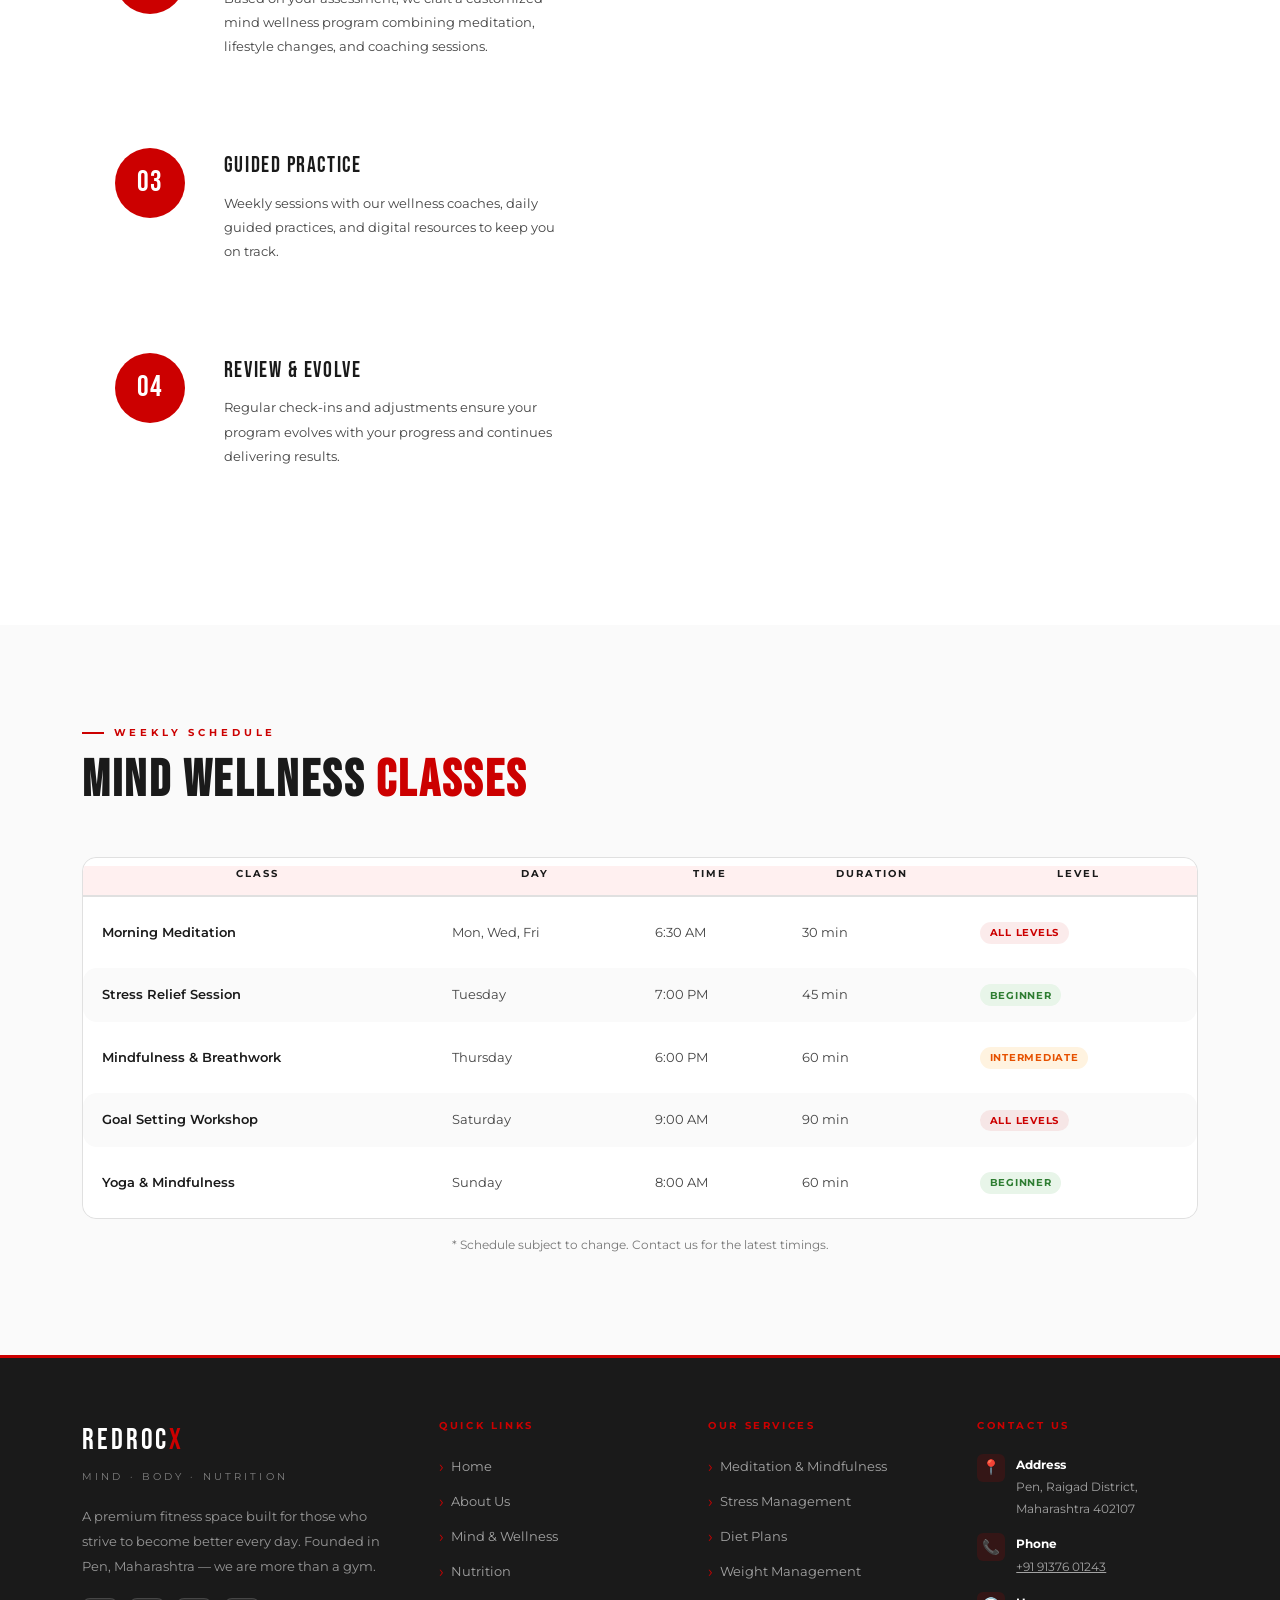
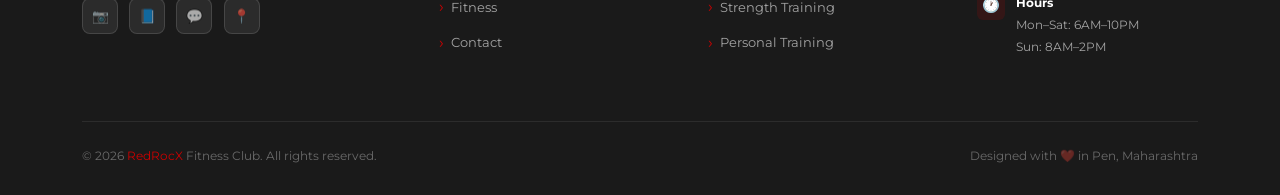
<file: pages/mind.html>
<!DOCTYPE html>
<html lang="en">
<head>
  <meta charset="UTF-8"/>
  <meta name="viewport" content="width=device-width,initial-scale=1.0"/>
  <title>Mind & Wellness | RedRocX Fitness Club</title>
  <meta name="description" content="Mental wellness, meditation, stress management, and mindfulness programs at RedRocX Fitness Club, Pen, Maharashtra."/>
  <link rel="stylesheet" href="../css/style.css"/>
  <style>
    /* ── MIND INTRO ── */
    .mind-intro { padding: 100px 0; background: var(--white); }
    .mind-intro-inner {
      display: grid;
      grid-template-columns: 1.2fr 1fr;
      gap: 5rem;
      align-items: center;
    }
    .mind-visual {
      position: relative;
    }
    .mind-visual-circle {
      width: 100%;
      aspect-ratio: 1;
      max-width: 420px;
      margin: 0 auto;
      background: linear-gradient(135deg, var(--red-pale) 0%, #ffe4e4 100%);
      border-radius: 50%;
      display: flex;
      align-items: center;
      justify-content: center;
      font-size: 8rem;
      position: relative;
      box-shadow: 0 0 0 20px rgba(204,0,0,0.05), 0 0 0 40px rgba(204,0,0,0.025);
    }
    .mind-orbit {
      position: absolute;
      width: 110%;
      height: 110%;
      border: 1px dashed rgba(204,0,0,0.2);
      border-radius: 50%;
      top: -5%; left: -5%;
      animation: orbit 20s linear infinite;
    }
    .mind-orbit-dot {
      position: absolute;
      top: -6px; left: 50%;
      width: 12px; height: 12px;
      background: var(--red);
      border-radius: 50%;
      transform: translateX(-50%);
    }
    @keyframes orbit { from { transform: rotate(0deg); } to { transform: rotate(360deg); } }

    /* ── PROGRAMS ── */
    .programs-section { padding: 100px 0; background: var(--off-white); }
    .program-card {
      background: var(--white);
      border: 1px solid var(--mid-grey);
      border-radius: var(--radius-lg);
      padding: 2.2rem;
      transition: var(--transition);
      height: 100%;
    }
    .program-card:hover { box-shadow: var(--shadow-red); border-color: rgba(204,0,0,0.25); transform: translateY(-5px); }
    .program-icon-wrap {
      width: 56px; height: 56px;
      background: var(--red-muted);
      border: 1px solid rgba(204,0,0,0.2);
      border-radius: 14px;
      display: flex; align-items: center; justify-content: center;
      font-size: 1.6rem;
      margin-bottom: 1.3rem;
      transition: var(--transition);
    }
    .program-card:hover .program-icon-wrap { background: var(--red); }
    .program-name {
      font-family: 'Bebas Neue', sans-serif;
      font-size: 1.4rem;
      letter-spacing: 0.07em;
      color: var(--text-dark);
      margin-bottom: 0.6rem;
    }
    .program-desc { font-size: 0.83rem; color: var(--text-light); line-height: 1.8; margin-bottom: 1rem; }
    .program-benefits { list-style: none; display: flex; flex-direction: column; gap: 0.45rem; }
    .program-benefits li {
      font-size: 0.78rem; color: var(--text-mid);
      display: flex; align-items: center; gap: 0.5rem;
    }
    .program-benefits li::before { content: '→'; color: var(--red); font-weight: 700; }

    /* ── APPROACH ── */
    .approach-section { padding: 100px 0; background: var(--white); }
    .approach-step {
      display: grid;
      grid-template-columns: 80px 1fr;
      gap: 1.8rem;
      align-items: start;
      padding: 2rem;
      border-radius: var(--radius);
      transition: var(--transition);
      margin-bottom: 1.5rem;
      border: 1px solid transparent;
    }
    .approach-step:hover { background: var(--off-white); border-color: rgba(204,0,0,0.1); }
    .approach-step-num {
      width: 70px; height: 70px;
      background: var(--red);
      color: white;
      border-radius: 50%;
      display: flex; align-items: center; justify-content: center;
      font-family: 'Bebas Neue', sans-serif;
      font-size: 1.8rem;
      letter-spacing: 0.05em;
      flex-shrink: 0;
    }
    .approach-step-title {
      font-family: 'Bebas Neue', sans-serif;
      font-size: 1.4rem;
      letter-spacing: 0.07em;
      color: var(--text-dark);
      margin-bottom: 0.4rem;
    }
    .approach-step-desc { font-size: 0.84rem; color: var(--text-mid); line-height: 1.8; }

    /* ── BENEFITS STRIP ── */
    .benefits-strip { background: var(--red); padding: 60px 0; }
    .benefit-pill {
      display: inline-flex;
      align-items: center;
      gap: 0.5rem;
      background: rgba(255,255,255,0.15);
      border: 1px solid rgba(255,255,255,0.25);
      color: white;
      padding: 0.5rem 1.2rem;
      border-radius: 50px;
      font-size: 0.75rem;
      font-weight: 600;
      letter-spacing: 0.05em;
      transition: var(--transition);
    }
    .benefit-pill:hover { background: rgba(255,255,255,0.25); }

    /* ── SCHEDULE ── */
    .schedule-section { padding: 100px 0; background: var(--off-white); }
    .schedule-table {
      width: 100%;
      border-collapse: separate;
      border-spacing: 0 8px;
    }
    .schedule-table thead th {
      font-size: 0.62rem;
      font-weight: 700;
      letter-spacing: 0.2em;
      text-transform: uppercase;
      color: var(--red);
      padding: 0 1.2rem 0.8rem;
      border-bottom: 2px solid var(--mid-grey);
    }
    .schedule-table tbody tr {
      background: var(--white);
      border-radius: var(--radius);
      transition: var(--transition);
    }
    .schedule-table tbody tr:hover { box-shadow: var(--shadow-soft); }
    .schedule-table tbody td {
      padding: 1rem 1.2rem;
      font-size: 0.84rem;
      color: var(--text-mid);
    }
    .schedule-table tbody td:first-child { border-radius: var(--radius) 0 0 var(--radius); font-weight: 600; color: var(--text-dark); }
    .schedule-table tbody td:last-child { border-radius: 0 var(--radius) var(--radius) 0; }
    .schedule-badge {
      display: inline-block;
      padding: 0.2rem 0.6rem;
      border-radius: 50px;
      font-size: 0.6rem;
      font-weight: 700;
      letter-spacing: 0.08em;
      text-transform: uppercase;
    }
    .badge-beginner { background: #e8f5e9; color: #2e7d32; }
    .badge-intermediate { background: #fff3e0; color: #e65100; }
    .badge-all { background: var(--red-muted); color: var(--red); }

    @media(max-width:992px){
      .mind-intro-inner{ grid-template-columns:1fr!important; }
      [style*="grid-template-columns:repeat(3,1fr)"]{grid-template-columns:1fr 1fr!important;}
    }
    @media(max-width:576px){
      [style*="grid-template-columns:repeat(3,1fr)"]{grid-template-columns:1fr!important;}
      .approach-step{grid-template-columns:1fr!important;}
      .approach-step-num{display:none;}
    }
  </style>
</head>
<body>
<script src="../js/layout.js"></script>

<!-- ── PAGE HERO ── -->
<section class="page-hero">
  <div class="container-rrx">
    <div class="page-hero-label">Wellness Programs</div>
    <h1 class="page-hero-title">Strengthen<br>Your <span>Mind</span></h1>
    <p class="page-hero-desc">Mental clarity, inner peace, and emotional resilience — the foundation of every great physical transformation.</p>
    <div style="display:flex;gap:1rem;flex-wrap:wrap;margin-top:1.5rem;">
      <a href="contact.html" class="btn-rrx">Enroll Now →</a>
      <a href="#programs" class="btn-rrx-outline">View Programs</a>
    </div>
  </div>
</section>

<!-- ── INTRO ── -->
<section class="mind-intro">
  <div class="container-rrx">
    <div class="mind-intro-inner">
      <div class="reveal-l">
        <div class="section-label">Why Mind Matters</div>
        <h2 class="section-title">Your Mind is Your<br><span>Greatest Muscle</span></h2>
        <div class="red-divider"></div>
        <p style="font-size:0.9rem;color:var(--text-mid);line-height:1.9;margin-bottom:1rem;">
          At RedRocX, we understand that physical fitness begins in the mind. Stress, anxiety, and mental fatigue are often the biggest barriers to achieving your fitness goals.
        </p>
        <p style="font-size:0.9rem;color:var(--text-mid);line-height:1.9;margin-bottom:1.5rem;">
          Our Mind & Wellness programs combine ancient mindfulness techniques with modern cognitive strategies to help you build mental toughness, manage stress, and cultivate the mindset of a champion.
        </p>
        <div style="display:grid;grid-template-columns:1fr 1fr;gap:1rem;margin-top:1.5rem;">
          <div style="background:var(--red-muted);border-radius:var(--radius);padding:1.2rem;border:1px solid rgba(204,0,0,0.15);">
            <div style="font-family:'Bebas Neue',sans-serif;font-size:2rem;color:var(--red);line-height:1;">200+</div>
            <div style="font-size:0.7rem;font-weight:600;color:var(--text-light);letter-spacing:0.1em;text-transform:uppercase;">Members Helped</div>
          </div>
          <div style="background:var(--red-muted);border-radius:var(--radius);padding:1.2rem;border:1px solid rgba(204,0,0,0.15);">
            <div style="font-family:'Bebas Neue',sans-serif;font-size:2rem;color:var(--red);line-height:1;">5+</div>
            <div style="font-size:0.7rem;font-weight:600;color:var(--text-light);letter-spacing:0.1em;text-transform:uppercase;">Wellness Programs</div>
          </div>
        </div>
      </div>
      <div class="reveal-r">
        <div class="mind-visual">
          <div class="mind-visual-circle">
            🧘‍♀️
            <div class="mind-orbit">
              <div class="mind-orbit-dot"></div>
            </div>
          </div>
        </div>
      </div>
    </div>
  </div>
</section>

<!-- ── BENEFITS STRIP ── -->
<div class="benefits-strip">
  <div class="container-rrx">
    <div style="display:flex;gap:0.8rem;flex-wrap:wrap;justify-content:center;">
      <div class="benefit-pill">🧠 Mental Clarity</div>
      <div class="benefit-pill">😌 Stress Relief</div>
      <div class="benefit-pill">💤 Better Sleep</div>
      <div class="benefit-pill">🎯 Laser Focus</div>
      <div class="benefit-pill">❤️ Emotional Balance</div>
      <div class="benefit-pill">⚡ More Energy</div>
      <div class="benefit-pill">💪 Inner Strength</div>
      <div class="benefit-pill">🌟 Positive Mindset</div>
    </div>
  </div>
</div>

<!-- ── PROGRAMS ── -->
<section id="programs" class="programs-section">
  <div class="container-rrx">
    <div class="reveal" style="margin-bottom:3.5rem;">
      <div class="section-label">What We Offer</div>
      <h2 class="section-title">Mind & Wellness <span>Programs</span></h2>
      <p class="section-sub">Comprehensive mental wellness programs designed for modern lifestyles.</p>
    </div>

    <div style="display:grid;grid-template-columns:repeat(3,1fr);gap:1.8rem;">

      <div class="program-card reveal d1">
        <div class="program-icon-wrap">🧘</div>
        <div class="program-name">Meditation & Mindfulness</div>
        <p class="program-desc">Guided meditation sessions to cultivate inner peace and present-moment awareness.</p>
        <ul class="program-benefits">
          <li>Daily guided meditation sessions</li>
          <li>Breathing techniques (Pranayama)</li>
          <li>Body scan and visualization</li>
          <li>Progressive relaxation methods</li>
        </ul>
      </div>

      <div class="program-card reveal d2">
        <div class="program-icon-wrap">😤</div>
        <div class="program-name">Stress Management</div>
        <p class="program-desc">Practical tools and techniques to identify, manage, and eliminate chronic stress from your life.</p>
        <ul class="program-benefits">
          <li>Stress identification assessment</li>
          <li>Cognitive reframing techniques</li>
          <li>Work-life balance coaching</li>
          <li>Burnout prevention strategies</li>
        </ul>
      </div>

      <div class="program-card reveal d3">
        <div class="program-icon-wrap">🏆</div>
        <div class="program-name">Motivation & Goal Setting</div>
        <p class="program-desc">Build unstoppable motivation and set powerful goals that align with your deepest values.</p>
        <ul class="program-benefits">
          <li>SMART goal framework</li>
          <li>Habit stacking systems</li>
          <li>Accountability coaching</li>
          <li>Progress tracking methods</li>
        </ul>
      </div>

      <div class="program-card reveal d1">
        <div class="program-icon-wrap">🌱</div>
        <div class="program-name">Lifestyle Improvement</div>
        <p class="program-desc">A holistic approach to redesigning your daily habits, routines, and lifestyle for lasting wellness.</p>
        <ul class="program-benefits">
          <li>Daily routine optimization</li>
          <li>Sleep hygiene coaching</li>
          <li>Digital detox strategies</li>
          <li>Energy management</li>
        </ul>
      </div>

      <div class="program-card reveal d2">
        <div class="program-icon-wrap">💆</div>
        <div class="program-name">Anxiety & Emotional Balance</div>
        <p class="program-desc">Evidence-based techniques to manage anxiety and build emotional regulation skills.</p>
        <ul class="program-benefits">
          <li>Anxiety management toolkit</li>
          <li>Emotional intelligence training</li>
          <li>Journaling & reflection</li>
          <li>Resilience building</li>
        </ul>
      </div>

      <div class="program-card reveal d3">
        <div class="program-icon-wrap">🌙</div>
        <div class="program-name">Sleep & Recovery</div>
        <p class="program-desc">Optimize your sleep quality and recovery so your body and mind can perform at their peak.</p>
        <ul class="program-benefits">
          <li>Sleep quality assessment</li>
          <li>Bedtime routine creation</li>
          <li>Circadian rhythm optimization</li>
          <li>Relaxation techniques</li>
        </ul>
      </div>

    </div>
  </div>
</section>

<!-- ── OUR APPROACH ── -->
<section class="approach-section">
  <div class="container-rrx">
    <div style="display:grid;grid-template-columns:1fr 1fr;gap:5rem;align-items:start;">
      <div>
        <div class="section-label reveal">Our Method</div>
        <h2 class="section-title reveal">How We <span>Transform</span><br>Your Mind</h2>
        <p style="font-size:0.88rem;color:var(--text-mid);line-height:1.9;margin-bottom:2.5rem;" class="reveal">Our structured 4-step approach ensures lasting mental transformation, not just temporary relief.</p>

        <div class="approach-step reveal">
          <div class="approach-step-num">01</div>
          <div>
            <div class="approach-step-title">Assessment & Discovery</div>
            <p class="approach-step-desc">We begin with a comprehensive mental wellness assessment to understand your stress triggers, lifestyle patterns, and mental health goals.</p>
          </div>
        </div>

        <div class="approach-step reveal">
          <div class="approach-step-num">02</div>
          <div>
            <div class="approach-step-title">Personalized Plan</div>
            <p class="approach-step-desc">Based on your assessment, we craft a customized mind wellness program combining meditation, lifestyle changes, and coaching sessions.</p>
          </div>
        </div>

        <div class="approach-step reveal">
          <div class="approach-step-num">03</div>
          <div>
            <div class="approach-step-title">Guided Practice</div>
            <p class="approach-step-desc">Weekly sessions with our wellness coaches, daily guided practices, and digital resources to keep you on track.</p>
          </div>
        </div>

        <div class="approach-step reveal">
          <div class="approach-step-num">04</div>
          <div>
            <div class="approach-step-title">Review & Evolve</div>
            <p class="approach-step-desc">Regular check-ins and adjustments ensure your program evolves with your progress and continues delivering results.</p>
          </div>
        </div>
      </div>

      <div class="reveal-r" style="position:sticky;top:100px;">
        <div style="background:var(--off-white);border-radius:var(--radius-lg);padding:2.5rem;border:1px solid var(--mid-grey);">
          <div class="section-label">Quick Start</div>
          <h3 style="font-family:'Bebas Neue',sans-serif;font-size:1.8rem;color:var(--text-dark);margin-bottom:1rem;">Book a <span style="color:var(--red);">Free Consultation</span></h3>
          <p style="font-size:0.84rem;color:var(--text-mid);line-height:1.8;margin-bottom:1.5rem;">Begin your mental wellness journey with a free 30-minute consultation with our wellness coaches.</p>
          <ul style="list-style:none;display:flex;flex-direction:column;gap:0.7rem;margin-bottom:2rem;">
            <li style="font-size:0.82rem;color:var(--text-mid);display:flex;align-items:center;gap:0.6rem;"><span style="color:var(--red);font-weight:700;">✓</span> No commitment required</li>
            <li style="font-size:0.82rem;color:var(--text-mid);display:flex;align-items:center;gap:0.6rem;"><span style="color:var(--red);font-weight:700;">✓</span> Personalized assessment</li>
            <li style="font-size:0.82rem;color:var(--text-mid);display:flex;align-items:center;gap:0.6rem;"><span style="color:var(--red);font-weight:700;">✓</span> Custom program overview</li>
            <li style="font-size:0.82rem;color:var(--text-mid);display:flex;align-items:center;gap:0.6rem;"><span style="color:var(--red);font-weight:700;">✓</span> Q&A with our coaches</li>
          </ul>
          <a href="contact.html" class="btn-rrx" style="width:100%;justify-content:center;">Book Free Consultation →</a>
          <div style="text-align:center;margin-top:1rem;font-size:0.72rem;color:var(--text-light);">Or call us: <a href="tel:+919137601243" style="color:var(--red);font-weight:600;">+91 91376 01243</a></div>
        </div>
      </div>
    </div>
  </div>
</section>

<!-- ── CLASS SCHEDULE ── -->
<section class="schedule-section">
  <div class="container-rrx">
    <div class="reveal" style="margin-bottom:3rem;">
      <div class="section-label">Weekly Schedule</div>
      <h2 class="section-title">Mind Wellness <span>Classes</span></h2>
    </div>
    <div style="overflow-x:auto;border-radius:var(--radius);border:1px solid var(--mid-grey);">
      <table class="schedule-table" style="background:var(--white);border-radius:var(--radius);overflow:hidden;">
        <thead>
          <tr style="background:var(--red-pale);">
            <th style="color:var(--text-dark);">Class</th>
            <th style="color:var(--text-dark);">Day</th>
            <th style="color:var(--text-dark);">Time</th>
            <th style="color:var(--text-dark);">Duration</th>
            <th style="color:var(--text-dark);">Level</th>
          </tr>
        </thead>
        <tbody>
          <tr><td>Morning Meditation</td><td>Mon, Wed, Fri</td><td>6:30 AM</td><td>30 min</td><td><span class="schedule-badge badge-all">All Levels</span></td></tr>
          <tr style="background:var(--off-white);"><td>Stress Relief Session</td><td>Tuesday</td><td>7:00 PM</td><td>45 min</td><td><span class="schedule-badge badge-beginner">Beginner</span></td></tr>
          <tr><td>Mindfulness & Breathwork</td><td>Thursday</td><td>6:00 PM</td><td>60 min</td><td><span class="schedule-badge badge-intermediate">Intermediate</span></td></tr>
          <tr style="background:var(--off-white);"><td>Goal Setting Workshop</td><td>Saturday</td><td>9:00 AM</td><td>90 min</td><td><span class="schedule-badge badge-all">All Levels</span></td></tr>
          <tr><td>Yoga & Mindfulness</td><td>Sunday</td><td>8:00 AM</td><td>60 min</td><td><span class="schedule-badge badge-beginner">Beginner</span></td></tr>
        </tbody>
      </table>
    </div>
    <p style="font-size:0.78rem;color:var(--text-light);margin-top:1rem;text-align:center;">* Schedule subject to change. Contact us for the latest timings.</p>
  </div>
</section>

<script src="../js/main.js"></script>
<style>
@media(max-width:992px){
  .mind-intro-inner,[style*="grid-template-columns:1fr 1fr"]{grid-template-columns:1fr!important;}
  [style*="grid-template-columns:repeat(3,1fr)"]{grid-template-columns:1fr 1fr!important;}
  [style*="position:sticky"]{position:static!important;}
}
@media(max-width:576px){
  [style*="grid-template-columns:repeat(3,1fr)"]{grid-template-columns:1fr!important;}
}
</style>
</body>
</html>
</file>
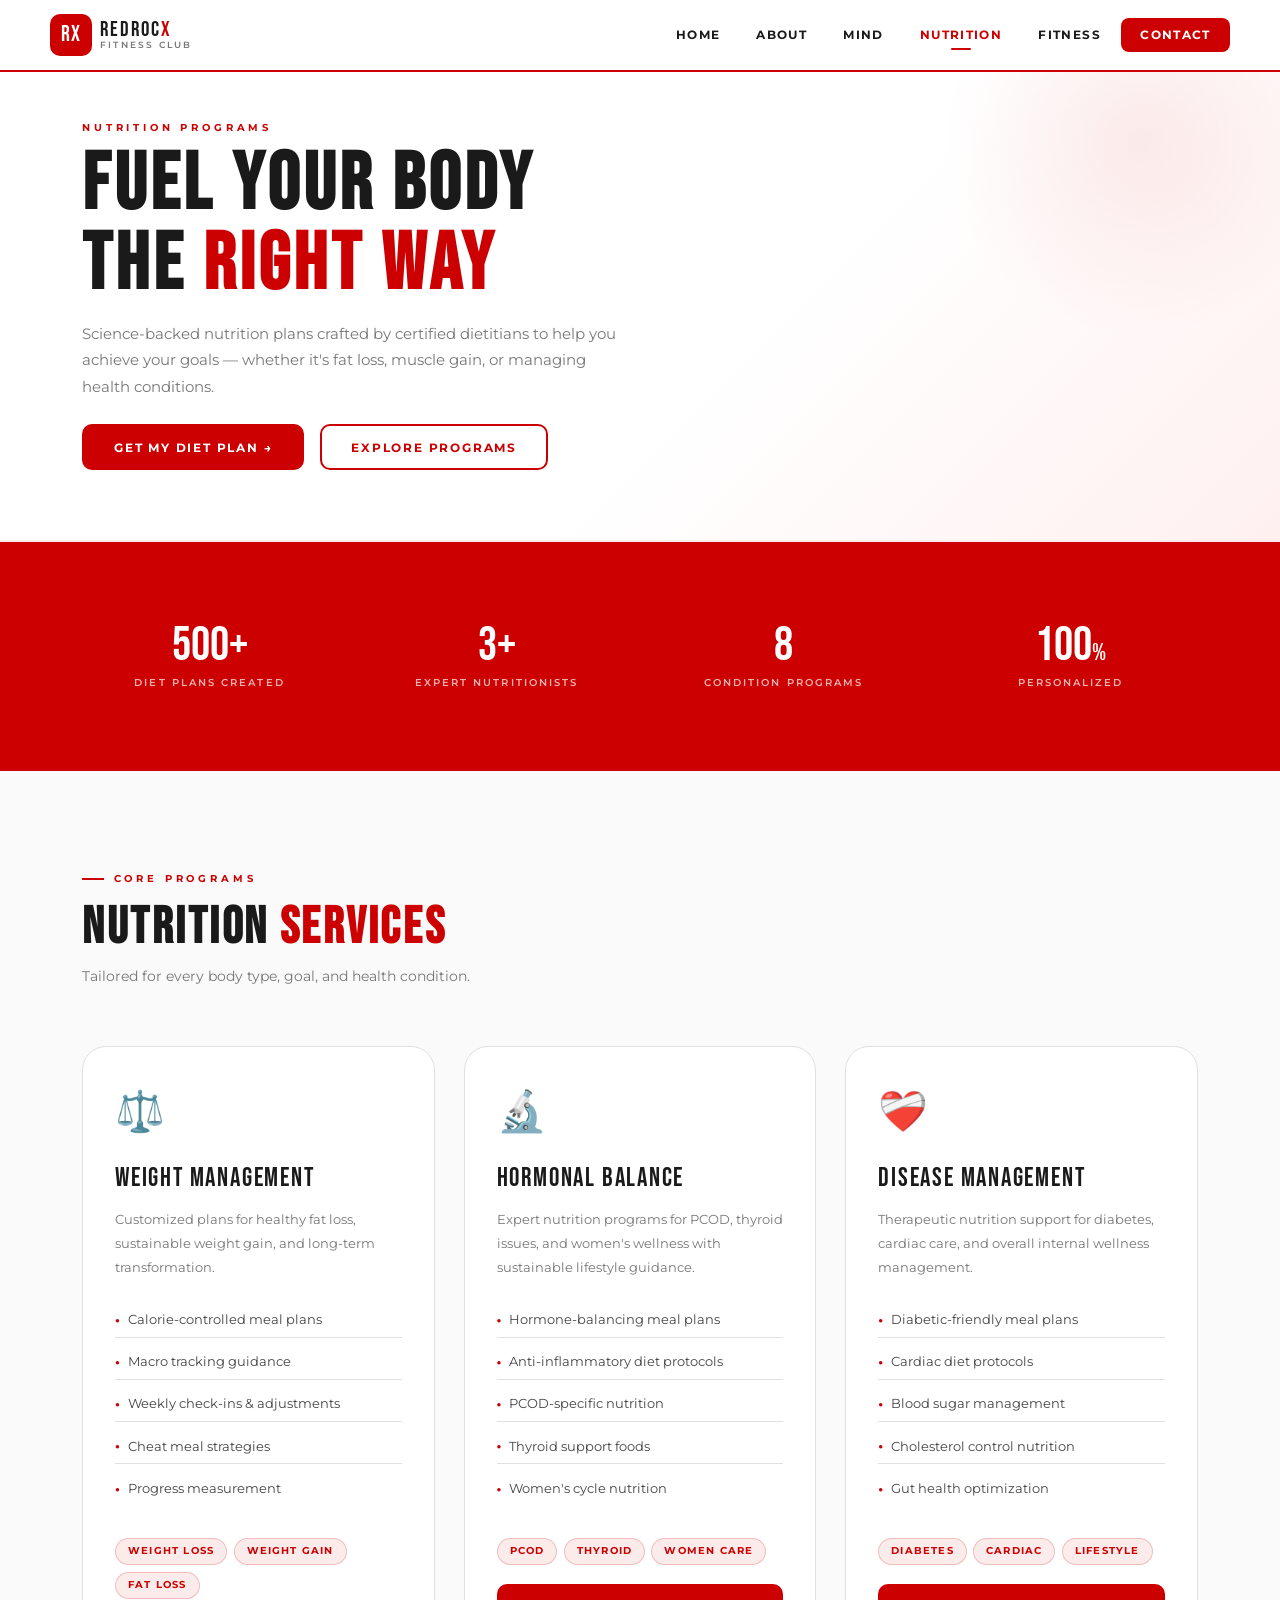
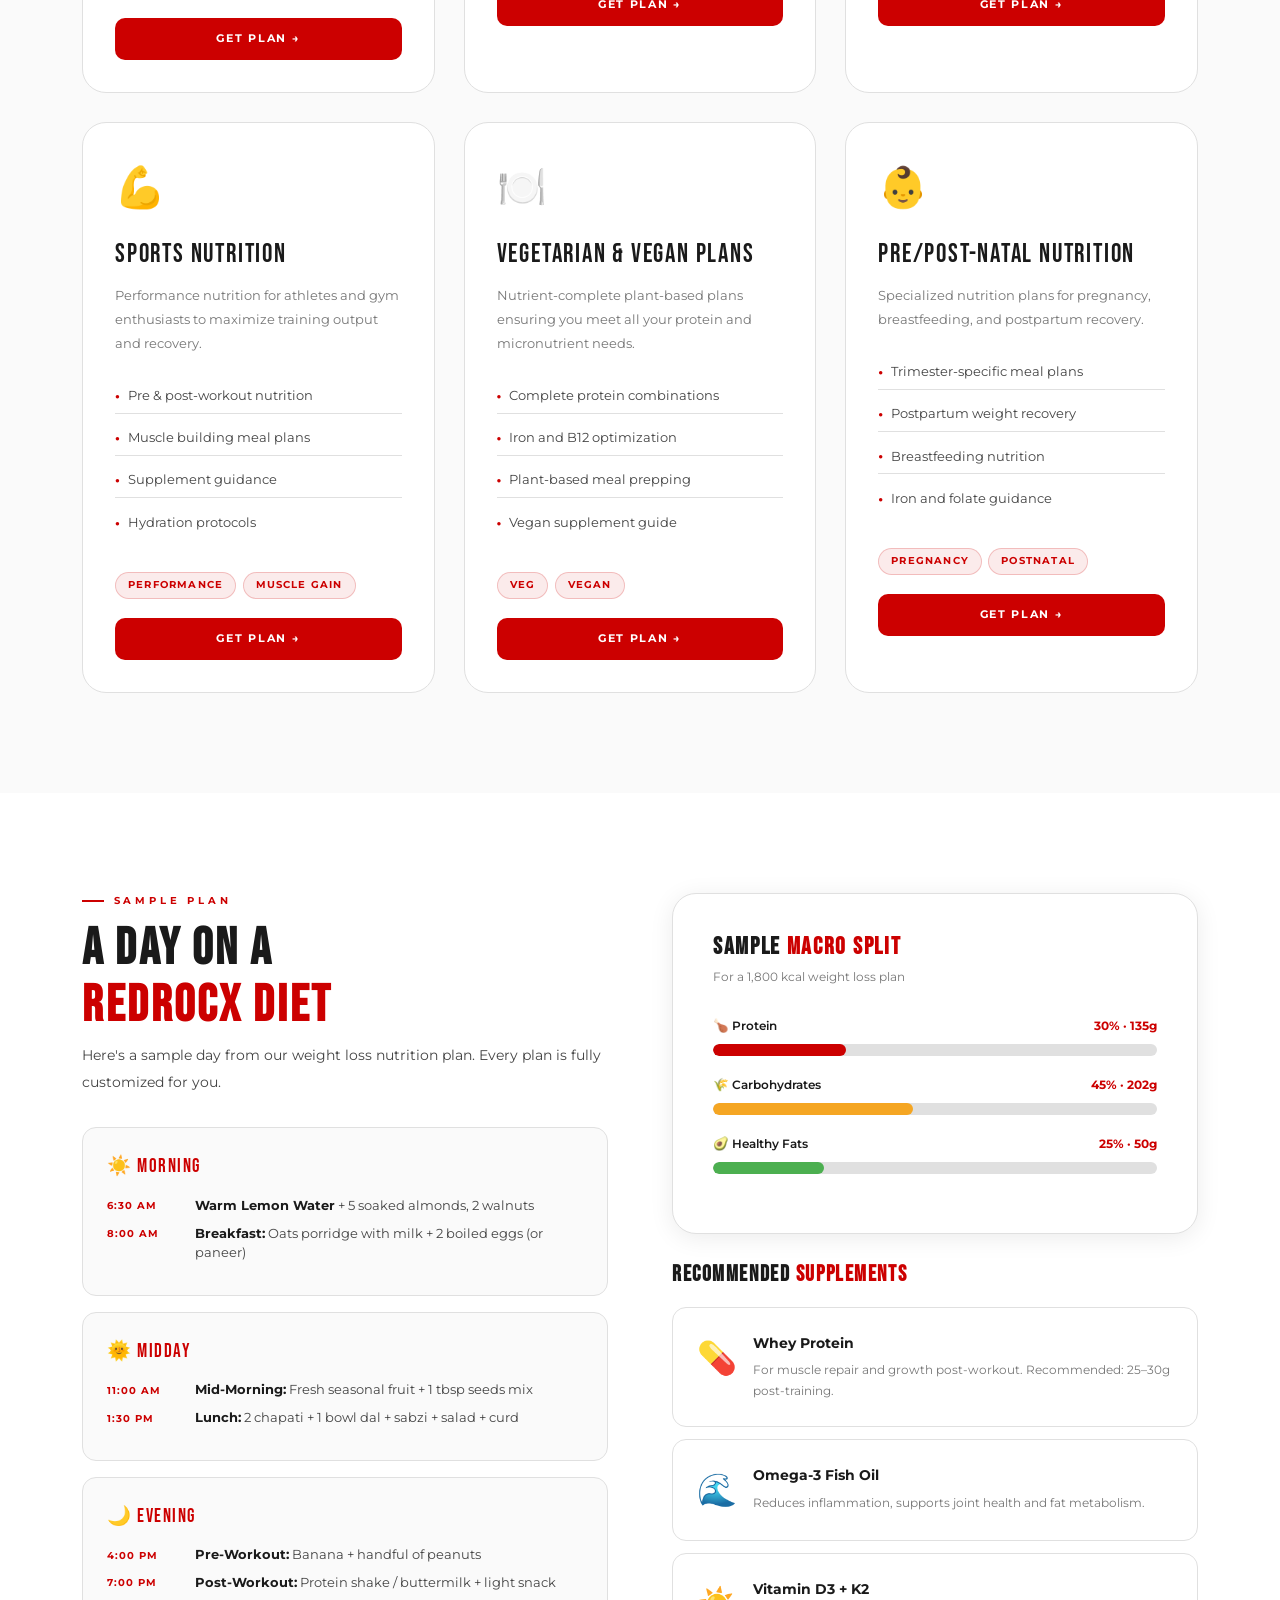
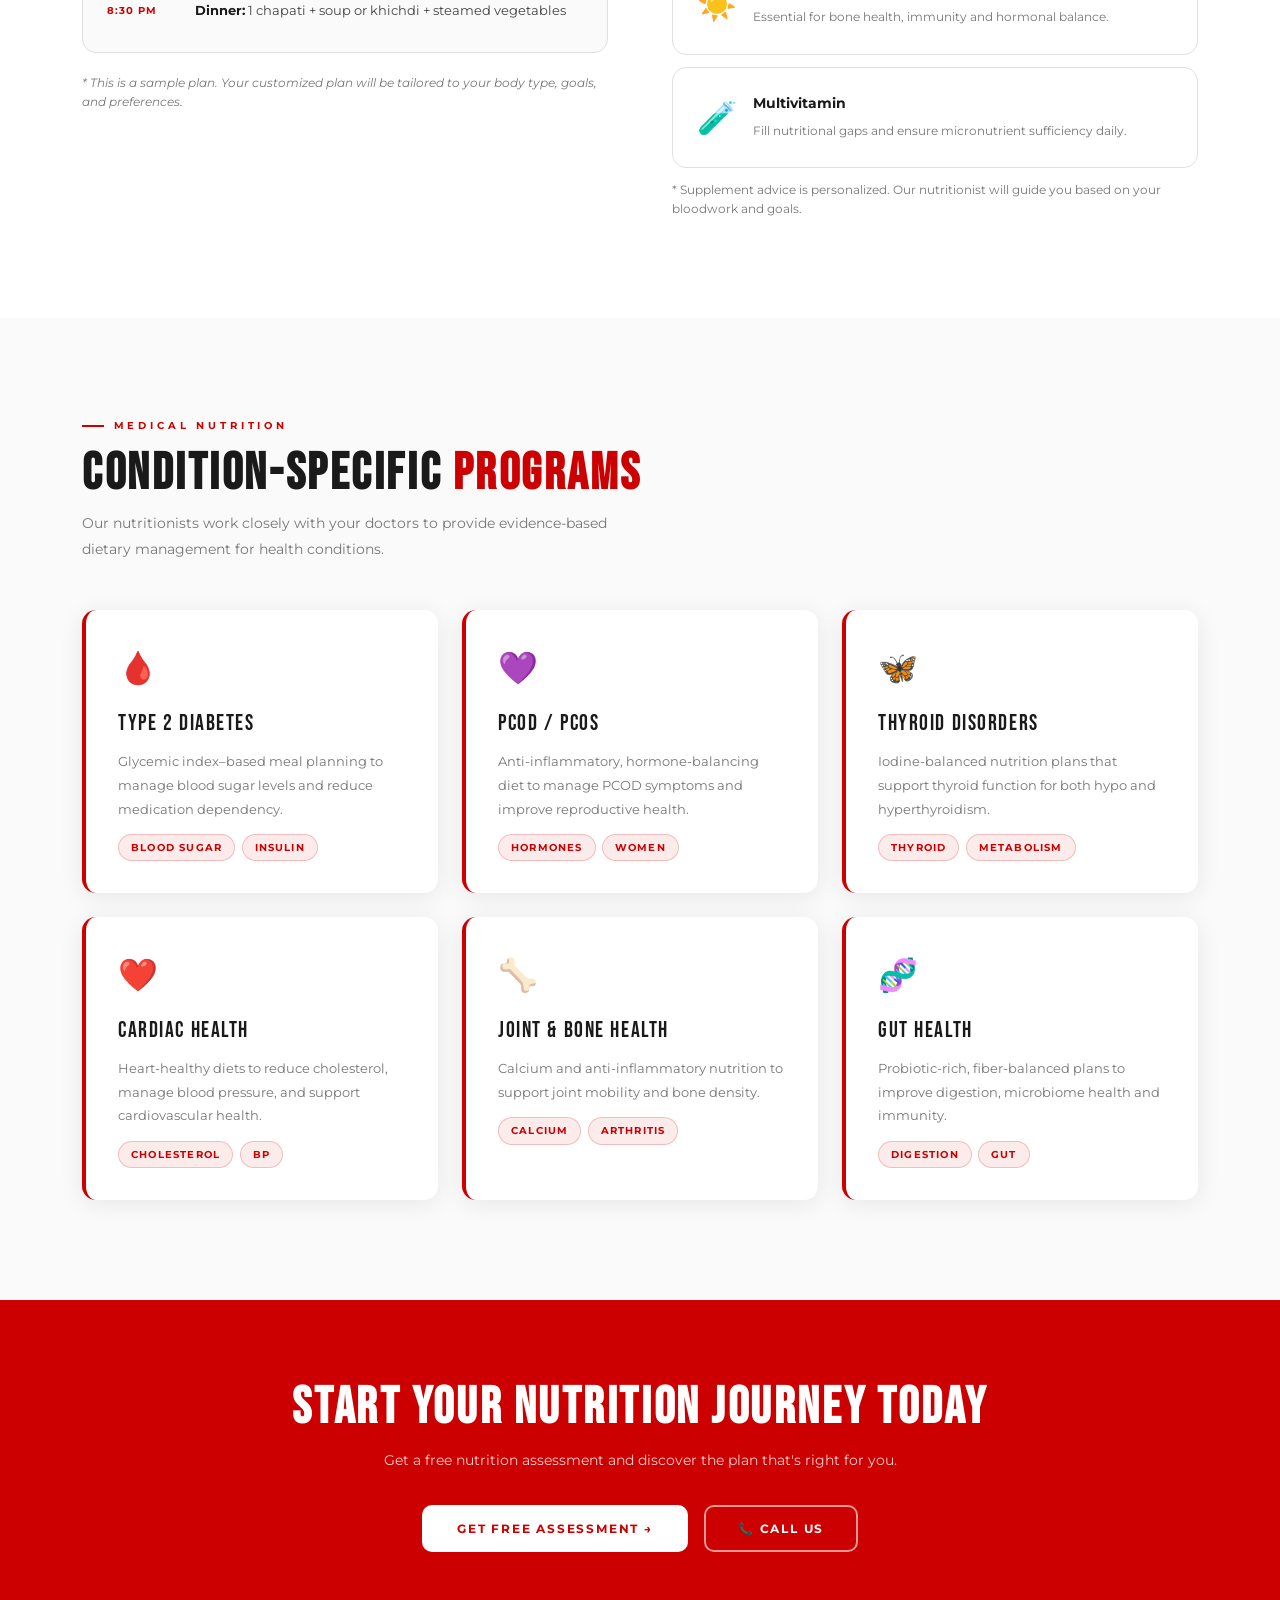
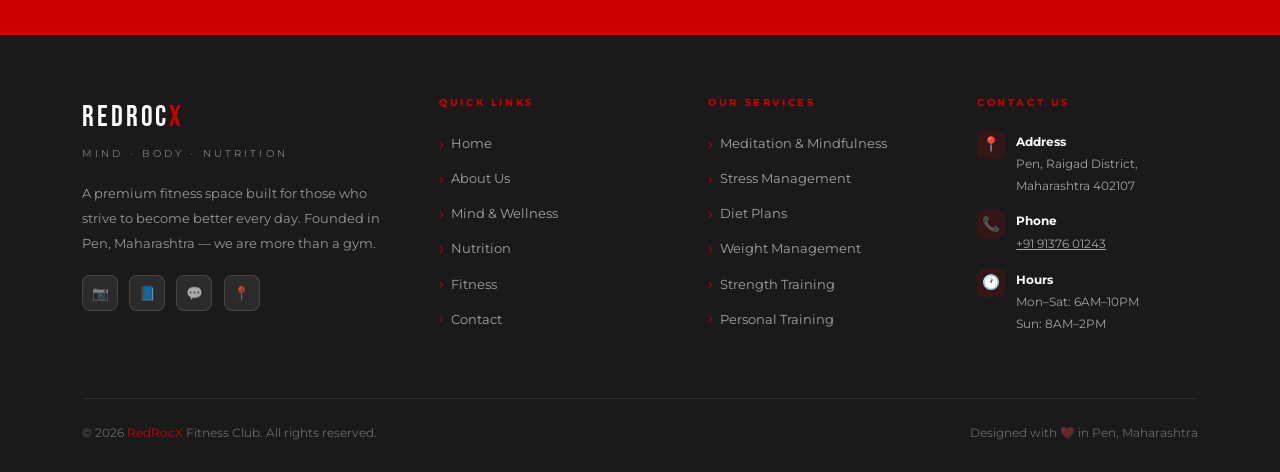
<file: pages/nutrition.html>
<!DOCTYPE html>
<html lang="en">
<head>
  <meta charset="UTF-8"/>
  <meta name="viewport" content="width=device-width,initial-scale=1.0"/>
  <title>Nutrition | RedRocX Fitness Club</title>
  <meta name="description" content="Personalized diet plans, weight management, hormonal balance, and nutrition coaching at RedRocX Fitness Club, Pen, Maharashtra."/>
  <link rel="stylesheet" href="../css/style.css"/>
  <style>
    /* ── NUTRITION CATEGORIES ── */
    .nutr-card {
      background: var(--white);
      border: 1px solid var(--mid-grey);
      border-radius: var(--radius-lg);
      overflow: hidden;
      transition: var(--transition);
    }
    .nutr-card:hover { box-shadow: var(--shadow-red); border-color: rgba(204,0,0,0.25); transform: translateY(-5px); }
    .nutr-card-header {
      padding: 2rem 2rem 1.5rem;
      position: relative;
    }
    .nutr-card-icon {
      font-size: 2.5rem;
      margin-bottom: 1rem;
    }
    .nutr-card-title {
      font-family: 'Bebas Neue', sans-serif;
      font-size: 1.6rem;
      letter-spacing: 0.07em;
      color: var(--text-dark);
      margin-bottom: 0.5rem;
    }
    .nutr-card-desc {
      font-size: 0.83rem;
      color: var(--text-light);
      line-height: 1.8;
    }
    .nutr-card-body { padding: 0 2rem 2rem; }
    .nutr-card-list { list-style: none; display: flex; flex-direction: column; gap: 0.5rem; }
    .nutr-card-list li {
      font-size: 0.8rem;
      color: var(--text-mid);
      display: flex;
      align-items: center;
      gap: 0.5rem;
      padding: 0.4rem 0;
      border-bottom: 1px solid var(--mid-grey);
    }
    .nutr-card-list li:last-child { border-bottom: none; }
    .nutr-card-list li::before { content: '●'; color: var(--red); font-size: 0.5rem; flex-shrink: 0; }
    .nutr-card-footer { padding: 0 2rem 2rem; }

    /* ── MEAL PLAN PREVIEW ── */
    .meal-plan-section { padding: 100px 0; background: var(--white); }
    .meal-day {
      background: var(--off-white);
      border-radius: var(--radius);
      padding: 1.5rem;
      border: 1px solid var(--mid-grey);
      margin-bottom: 1rem;
      transition: var(--transition);
    }
    .meal-day:hover { border-color: rgba(204,0,0,0.25); box-shadow: var(--shadow-soft); }
    .meal-day-title {
      font-family: 'Bebas Neue', sans-serif;
      font-size: 1.2rem;
      letter-spacing: 0.08em;
      color: var(--red);
      margin-bottom: 0.8rem;
      display: flex;
      align-items: center;
      gap: 0.6rem;
    }
    .meal-item {
      display: flex;
      gap: 0.8rem;
      margin-bottom: 0.5rem;
      align-items: flex-start;
    }
    .meal-time {
      font-size: 0.65rem;
      font-weight: 700;
      color: var(--red);
      letter-spacing: 0.1em;
      text-transform: uppercase;
      min-width: 75px;
      margin-top: 0.15rem;
    }
    .meal-food { font-size: 0.82rem; color: var(--text-mid); line-height: 1.5; }
    .meal-food strong { color: var(--text-dark); }

    /* ── CONDITION PROGRAMS ── */
    .condition-card {
      background: var(--white);
      border-radius: var(--radius);
      padding: 2rem;
      border-left: 4px solid var(--red);
      box-shadow: var(--shadow-soft);
      transition: var(--transition);
    }
    .condition-card:hover { box-shadow: var(--shadow-red); transform: translateX(4px); }
    .condition-icon { font-size: 2rem; margin-bottom: 0.8rem; }
    .condition-name {
      font-family: 'Bebas Neue', sans-serif;
      font-size: 1.4rem;
      letter-spacing: 0.07em;
      color: var(--text-dark);
      margin-bottom: 0.5rem;
    }
    .condition-desc { font-size: 0.82rem; color: var(--text-light); line-height: 1.8; }
    .condition-tags { display: flex; gap: 0.4rem; flex-wrap: wrap; margin-top: 0.8rem; }

    /* ── MACRO CALCULATOR ── */
    .macro-section { padding: 100px 0; background: var(--off-white); }
    .macro-card {
      background: var(--white);
      border-radius: var(--radius-lg);
      padding: 2.5rem;
      border: 1px solid var(--mid-grey);
      box-shadow: var(--shadow-soft);
    }
    .macro-bar {
      height: 12px;
      border-radius: 6px;
      background: var(--mid-grey);
      margin: 0.5rem 0 1.2rem;
      overflow: hidden;
    }
    .macro-fill { height: 100%; border-radius: 6px; }
    .macro-label { display: flex; justify-content: space-between; font-size: 0.78rem; }
    .macro-name { font-weight: 600; color: var(--text-dark); }
    .macro-pct { font-weight: 700; color: var(--red); }

    /* ── SUPPLEMENTS ── */
    .supp-card {
      background: var(--white);
      border: 1px solid var(--mid-grey);
      border-radius: var(--radius);
      padding: 1.5rem;
      display: flex;
      gap: 1rem;
      align-items: flex-start;
      transition: var(--transition);
    }
    .supp-card:hover { box-shadow: var(--shadow-soft); border-color: rgba(204,0,0,0.2); }
    .supp-icon { font-size: 2rem; flex-shrink: 0; }
    .supp-name { font-weight: 700; font-size: 0.88rem; color: var(--text-dark); margin-bottom: 0.3rem; }
    .supp-desc { font-size: 0.78rem; color: var(--text-light); line-height: 1.7; }

    @media(max-width:992px){
      [style*="grid-template-columns:repeat(3,1fr)"]{grid-template-columns:1fr 1fr!important;}
      [style*="grid-template-columns:1fr 1fr"]:not(.meal-item){grid-template-columns:1fr!important;}
    }
    @media(max-width:576px){
      [style*="grid-template-columns:repeat(3,1fr)"]{grid-template-columns:1fr!important;}
    }
  </style>
</head>
<body>
<script src="../js/layout.js"></script>

<!-- ── PAGE HERO ── -->
<section class="page-hero">
  <div class="container-rrx">
    <div class="page-hero-label">Nutrition Programs</div>
    <h1 class="page-hero-title">Fuel Your Body<br>The <span>Right Way</span></h1>
    <p class="page-hero-desc">Science-backed nutrition plans crafted by certified dietitians to help you achieve your goals — whether it's fat loss, muscle gain, or managing health conditions.</p>
    <div style="display:flex;gap:1rem;flex-wrap:wrap;margin-top:1.5rem;">
      <a href="contact.html" class="btn-rrx">Get My Diet Plan →</a>
      <a href="#programs" class="btn-rrx-outline">Explore Programs</a>
    </div>
  </div>
</section>

<!-- ── NUTRITION INTRO ── -->
<section style="padding:80px 0;background:var(--red);">
  <div class="container-rrx">
    <div style="display:grid;grid-template-columns:repeat(4,1fr);gap:2rem;text-align:center;">
      <div class="reveal d1">
        <div style="font-family:'Bebas Neue',sans-serif;font-size:3rem;color:white;line-height:1;"><span data-count="500" data-suffix="+">500+</span></div>
        <div style="font-size:0.65rem;font-weight:600;letter-spacing:0.2em;text-transform:uppercase;color:rgba(255,255,255,0.7);margin-top:0.3rem;">Diet Plans Created</div>
      </div>
      <div class="reveal d2">
        <div style="font-family:'Bebas Neue',sans-serif;font-size:3rem;color:white;line-height:1;"><span data-count="3" data-suffix="+">3+</span></div>
        <div style="font-size:0.65rem;font-weight:600;letter-spacing:0.2em;text-transform:uppercase;color:rgba(255,255,255,0.7);margin-top:0.3rem;">Expert Nutritionists</div>
      </div>
      <div class="reveal d3">
        <div style="font-family:'Bebas Neue',sans-serif;font-size:3rem;color:white;line-height:1;"><span data-count="8">8</span></div>
        <div style="font-size:0.65rem;font-weight:600;letter-spacing:0.2em;text-transform:uppercase;color:rgba(255,255,255,0.7);margin-top:0.3rem;">Condition Programs</div>
      </div>
      <div class="reveal d4">
        <div style="font-family:'Bebas Neue',sans-serif;font-size:3rem;color:white;line-height:1;">100<span style="font-size:1.5rem;">%</span></div>
        <div style="font-size:0.65rem;font-weight:600;letter-spacing:0.2em;text-transform:uppercase;color:rgba(255,255,255,0.7);margin-top:0.3rem;">Personalized</div>
      </div>
    </div>
  </div>
</section>

<!-- ── NUTRITION PROGRAMS ── -->
<section id="programs" style="padding:100px 0;background:var(--off-white);">
  <div class="container-rrx">
    <div class="reveal" style="margin-bottom:3.5rem;">
      <div class="section-label">Core Programs</div>
      <h2 class="section-title">Nutrition <span>Services</span></h2>
      <p class="section-sub">Tailored for every body type, goal, and health condition.</p>
    </div>

    <div style="display:grid;grid-template-columns:repeat(3,1fr);gap:1.8rem;">

      <div class="nutr-card reveal d1">
        <div class="nutr-card-header">
          <div class="nutr-card-icon">⚖️</div>
          <div class="nutr-card-title">Weight Management</div>
          <p class="nutr-card-desc">Customized plans for healthy fat loss, sustainable weight gain, and long-term transformation.</p>
        </div>
        <div class="nutr-card-body">
          <ul class="nutr-card-list">
            <li>Calorie-controlled meal plans</li>
            <li>Macro tracking guidance</li>
            <li>Weekly check-ins & adjustments</li>
            <li>Cheat meal strategies</li>
            <li>Progress measurement</li>
          </ul>
        </div>
        <div class="nutr-card-footer">
          <div style="display:flex;gap:0.4rem;flex-wrap:wrap;margin-bottom:1.2rem;">
            <span class="red-badge">Weight Loss</span>
            <span class="red-badge">Weight Gain</span>
            <span class="red-badge">Fat Loss</span>
          </div>
          <a href="contact.html" class="btn-rrx" style="width:100%;justify-content:center;font-size:0.7rem;">Get Plan →</a>
        </div>
      </div>

      <div class="nutr-card reveal d2">
        <div class="nutr-card-header">
          <div class="nutr-card-icon">🔬</div>
          <div class="nutr-card-title">Hormonal Balance</div>
          <p class="nutr-card-desc">Expert nutrition programs for PCOD, thyroid issues, and women's wellness with sustainable lifestyle guidance.</p>
        </div>
        <div class="nutr-card-body">
          <ul class="nutr-card-list">
            <li>Hormone-balancing meal plans</li>
            <li>Anti-inflammatory diet protocols</li>
            <li>PCOD-specific nutrition</li>
            <li>Thyroid support foods</li>
            <li>Women's cycle nutrition</li>
          </ul>
        </div>
        <div class="nutr-card-footer">
          <div style="display:flex;gap:0.4rem;flex-wrap:wrap;margin-bottom:1.2rem;">
            <span class="red-badge">PCOD</span>
            <span class="red-badge">Thyroid</span>
            <span class="red-badge">Women Care</span>
          </div>
          <a href="contact.html" class="btn-rrx" style="width:100%;justify-content:center;font-size:0.7rem;">Get Plan →</a>
        </div>
      </div>

      <div class="nutr-card reveal d3">
        <div class="nutr-card-header">
          <div class="nutr-card-icon">❤️‍🩹</div>
          <div class="nutr-card-title">Disease Management</div>
          <p class="nutr-card-desc">Therapeutic nutrition support for diabetes, cardiac care, and overall internal wellness management.</p>
        </div>
        <div class="nutr-card-body">
          <ul class="nutr-card-list">
            <li>Diabetic-friendly meal plans</li>
            <li>Cardiac diet protocols</li>
            <li>Blood sugar management</li>
            <li>Cholesterol control nutrition</li>
            <li>Gut health optimization</li>
          </ul>
        </div>
        <div class="nutr-card-footer">
          <div style="display:flex;gap:0.4rem;flex-wrap:wrap;margin-bottom:1.2rem;">
            <span class="red-badge">Diabetes</span>
            <span class="red-badge">Cardiac</span>
            <span class="red-badge">Lifestyle</span>
          </div>
          <a href="contact.html" class="btn-rrx" style="width:100%;justify-content:center;font-size:0.7rem;">Get Plan →</a>
        </div>
      </div>

      <div class="nutr-card reveal d1">
        <div class="nutr-card-header">
          <div class="nutr-card-icon">💪</div>
          <div class="nutr-card-title">Sports Nutrition</div>
          <p class="nutr-card-desc">Performance nutrition for athletes and gym enthusiasts to maximize training output and recovery.</p>
        </div>
        <div class="nutr-card-body">
          <ul class="nutr-card-list">
            <li>Pre & post-workout nutrition</li>
            <li>Muscle building meal plans</li>
            <li>Supplement guidance</li>
            <li>Hydration protocols</li>
          </ul>
        </div>
        <div class="nutr-card-footer">
          <div style="display:flex;gap:0.4rem;flex-wrap:wrap;margin-bottom:1.2rem;">
            <span class="red-badge">Performance</span>
            <span class="red-badge">Muscle Gain</span>
          </div>
          <a href="contact.html" class="btn-rrx" style="width:100%;justify-content:center;font-size:0.7rem;">Get Plan →</a>
        </div>
      </div>

      <div class="nutr-card reveal d2">
        <div class="nutr-card-header">
          <div class="nutr-card-icon">🍽️</div>
          <div class="nutr-card-title">Vegetarian & Vegan Plans</div>
          <p class="nutr-card-desc">Nutrient-complete plant-based plans ensuring you meet all your protein and micronutrient needs.</p>
        </div>
        <div class="nutr-card-body">
          <ul class="nutr-card-list">
            <li>Complete protein combinations</li>
            <li>Iron and B12 optimization</li>
            <li>Plant-based meal prepping</li>
            <li>Vegan supplement guide</li>
          </ul>
        </div>
        <div class="nutr-card-footer">
          <div style="display:flex;gap:0.4rem;flex-wrap:wrap;margin-bottom:1.2rem;">
            <span class="red-badge">Veg</span>
            <span class="red-badge">Vegan</span>
          </div>
          <a href="contact.html" class="btn-rrx" style="width:100%;justify-content:center;font-size:0.7rem;">Get Plan →</a>
        </div>
      </div>

      <div class="nutr-card reveal d3">
        <div class="nutr-card-header">
          <div class="nutr-card-icon">👶</div>
          <div class="nutr-card-title">Pre/Post-Natal Nutrition</div>
          <p class="nutr-card-desc">Specialized nutrition plans for pregnancy, breastfeeding, and postpartum recovery.</p>
        </div>
        <div class="nutr-card-body">
          <ul class="nutr-card-list">
            <li>Trimester-specific meal plans</li>
            <li>Postpartum weight recovery</li>
            <li>Breastfeeding nutrition</li>
            <li>Iron and folate guidance</li>
          </ul>
        </div>
        <div class="nutr-card-footer">
          <div style="display:flex;gap:0.4rem;flex-wrap:wrap;margin-bottom:1.2rem;">
            <span class="red-badge">Pregnancy</span>
            <span class="red-badge">Postnatal</span>
          </div>
          <a href="contact.html" class="btn-rrx" style="width:100%;justify-content:center;font-size:0.7rem;">Get Plan →</a>
        </div>
      </div>

    </div>
  </div>
</section>

<!-- ── SAMPLE MEAL PLAN ── -->
<section class="meal-plan-section">
  <div class="container-rrx">
    <div style="display:grid;grid-template-columns:1fr 1fr;gap:4rem;align-items:start;">
      <div>
        <div class="section-label reveal">Sample Plan</div>
        <h2 class="section-title reveal">A Day on a<br><span>RedRocX Diet</span></h2>
        <p style="font-size:0.88rem;color:var(--text-mid);line-height:1.9;margin-bottom:2rem;" class="reveal">Here's a sample day from our weight loss nutrition plan. Every plan is fully customized for you.</p>

        <div class="meal-day reveal">
          <div class="meal-day-title">☀️ Morning</div>
          <div class="meal-item"><div class="meal-time">6:30 AM</div><div class="meal-food"><strong>Warm Lemon Water</strong> + 5 soaked almonds, 2 walnuts</div></div>
          <div class="meal-item"><div class="meal-time">8:00 AM</div><div class="meal-food"><strong>Breakfast:</strong> Oats porridge with milk + 2 boiled eggs (or paneer)</div></div>
        </div>

        <div class="meal-day reveal">
          <div class="meal-day-title">🌞 Midday</div>
          <div class="meal-item"><div class="meal-time">11:00 AM</div><div class="meal-food"><strong>Mid-Morning:</strong> Fresh seasonal fruit + 1 tbsp seeds mix</div></div>
          <div class="meal-item"><div class="meal-time">1:30 PM</div><div class="meal-food"><strong>Lunch:</strong> 2 chapati + 1 bowl dal + sabzi + salad + curd</div></div>
        </div>

        <div class="meal-day reveal">
          <div class="meal-day-title">🌙 Evening</div>
          <div class="meal-item"><div class="meal-time">4:00 PM</div><div class="meal-food"><strong>Pre-Workout:</strong> Banana + handful of peanuts</div></div>
          <div class="meal-item"><div class="meal-time">7:00 PM</div><div class="meal-food"><strong>Post-Workout:</strong> Protein shake / buttermilk + light snack</div></div>
          <div class="meal-item"><div class="meal-time">8:30 PM</div><div class="meal-food"><strong>Dinner:</strong> 1 chapati + soup or khichdi + steamed vegetables</div></div>
        </div>

        <p style="font-size:0.75rem;color:var(--text-light);margin-top:1.2rem;font-style:italic;">* This is a sample plan. Your customized plan will be tailored to your body type, goals, and preferences.</p>
      </div>

      <div class="reveal-r">
        <!-- Macro breakdown -->
        <div class="macro-card" style="margin-bottom:1.8rem;">
          <h3 style="font-family:'Bebas Neue',sans-serif;font-size:1.5rem;color:var(--text-dark);letter-spacing:0.07em;margin-bottom:0.4rem;">Sample <span style="color:var(--red);">Macro Split</span></h3>
          <p style="font-size:0.78rem;color:var(--text-light);margin-bottom:1.8rem;">For a 1,800 kcal weight loss plan</p>

          <div class="macro-label"><span class="macro-name">🍗 Protein</span><span class="macro-pct">30% · 135g</span></div>
          <div class="macro-bar"><div class="macro-fill" style="width:30%;background:var(--red);"></div></div>

          <div class="macro-label"><span class="macro-name">🌾 Carbohydrates</span><span class="macro-pct">45% · 202g</span></div>
          <div class="macro-bar"><div class="macro-fill" style="width:45%;background:#f5a623;"></div></div>

          <div class="macro-label"><span class="macro-name">🥑 Healthy Fats</span><span class="macro-pct">25% · 50g</span></div>
          <div class="macro-bar"><div class="macro-fill" style="width:25%;background:#4CAF50;"></div></div>
        </div>

        <!-- Supplements -->
        <div>
          <h3 style="font-family:'Bebas Neue',sans-serif;font-size:1.4rem;color:var(--text-dark);letter-spacing:0.07em;margin-bottom:1.2rem;">Recommended <span style="color:var(--red);">Supplements</span></h3>
          <div style="display:flex;flex-direction:column;gap:0.8rem;">
            <div class="supp-card"><div class="supp-icon">💊</div><div><div class="supp-name">Whey Protein</div><div class="supp-desc">For muscle repair and growth post-workout. Recommended: 25–30g post-training.</div></div></div>
            <div class="supp-card"><div class="supp-icon">🌊</div><div><div class="supp-name">Omega-3 Fish Oil</div><div class="supp-desc">Reduces inflammation, supports joint health and fat metabolism.</div></div></div>
            <div class="supp-card"><div class="supp-icon">☀️</div><div><div class="supp-name">Vitamin D3 + K2</div><div class="supp-desc">Essential for bone health, immunity and hormonal balance.</div></div></div>
            <div class="supp-card"><div class="supp-icon">🧪</div><div><div class="supp-name">Multivitamin</div><div class="supp-desc">Fill nutritional gaps and ensure micronutrient sufficiency daily.</div></div></div>
          </div>
          <p style="font-size:0.72rem;color:var(--text-light);margin-top:0.8rem;">* Supplement advice is personalized. Our nutritionist will guide you based on your bloodwork and goals.</p>
        </div>
      </div>
    </div>
  </div>
</section>

<!-- ── CONDITION MANAGEMENT ── -->
<section style="padding:100px 0;background:var(--off-white);">
  <div class="container-rrx">
    <div class="reveal" style="margin-bottom:3rem;">
      <div class="section-label">Medical Nutrition</div>
      <h2 class="section-title">Condition-Specific <span>Programs</span></h2>
      <p class="section-sub">Our nutritionists work closely with your doctors to provide evidence-based dietary management for health conditions.</p>
    </div>
    <div style="display:grid;grid-template-columns:repeat(3,1fr);gap:1.5rem;">
      <div class="condition-card reveal d1">
        <div class="condition-icon">🩸</div>
        <div class="condition-name">Type 2 Diabetes</div>
        <p class="condition-desc">Glycemic index–based meal planning to manage blood sugar levels and reduce medication dependency.</p>
        <div class="condition-tags"><span class="red-badge">Blood Sugar</span><span class="red-badge">Insulin</span></div>
      </div>
      <div class="condition-card reveal d2">
        <div class="condition-icon">💜</div>
        <div class="condition-name">PCOD / PCOS</div>
        <p class="condition-desc">Anti-inflammatory, hormone-balancing diet to manage PCOD symptoms and improve reproductive health.</p>
        <div class="condition-tags"><span class="red-badge">Hormones</span><span class="red-badge">Women</span></div>
      </div>
      <div class="condition-card reveal d3">
        <div class="condition-icon">🦋</div>
        <div class="condition-name">Thyroid Disorders</div>
        <p class="condition-desc">Iodine-balanced nutrition plans that support thyroid function for both hypo and hyperthyroidism.</p>
        <div class="condition-tags"><span class="red-badge">Thyroid</span><span class="red-badge">Metabolism</span></div>
      </div>
      <div class="condition-card reveal d1">
        <div class="condition-icon">❤️</div>
        <div class="condition-name">Cardiac Health</div>
        <p class="condition-desc">Heart-healthy diets to reduce cholesterol, manage blood pressure, and support cardiovascular health.</p>
        <div class="condition-tags"><span class="red-badge">Cholesterol</span><span class="red-badge">BP</span></div>
      </div>
      <div class="condition-card reveal d2">
        <div class="condition-icon">🦴</div>
        <div class="condition-name">Joint & Bone Health</div>
        <p class="condition-desc">Calcium and anti-inflammatory nutrition to support joint mobility and bone density.</p>
        <div class="condition-tags"><span class="red-badge">Calcium</span><span class="red-badge">Arthritis</span></div>
      </div>
      <div class="condition-card reveal d3">
        <div class="condition-icon">🧬</div>
        <div class="condition-name">Gut Health</div>
        <p class="condition-desc">Probiotic-rich, fiber-balanced plans to improve digestion, microbiome health and immunity.</p>
        <div class="condition-tags"><span class="red-badge">Digestion</span><span class="red-badge">Gut</span></div>
      </div>
    </div>
  </div>
</section>

<!-- ── CTA ── -->
<section style="padding:80px 0;background:var(--red);text-align:center;">
  <div class="container-rrx">
    <div class="reveal">
      <h2 style="font-family:'Bebas Neue',sans-serif;font-size:clamp(2rem,5vw,3.2rem);color:white;letter-spacing:0.05em;margin-bottom:0.8rem;">Start Your Nutrition Journey Today</h2>
      <p style="font-size:0.9rem;color:rgba(255,255,255,0.8);margin-bottom:2rem;">Get a free nutrition assessment and discover the plan that's right for you.</p>
      <div style="display:flex;gap:1rem;justify-content:center;flex-wrap:wrap;">
        <a href="contact.html" style="display:inline-flex;align-items:center;gap:0.5rem;padding:0.8rem 2.2rem;background:white;color:var(--red);font-weight:700;font-size:0.75rem;letter-spacing:0.15em;text-transform:uppercase;text-decoration:none;border-radius:10px;">Get Free Assessment →</a>
        <a href="tel:+919137601243" style="display:inline-flex;align-items:center;gap:0.5rem;padding:0.75rem 2rem;background:transparent;color:white;font-weight:700;font-size:0.75rem;letter-spacing:0.15em;text-transform:uppercase;text-decoration:none;border:2px solid rgba(255,255,255,0.6);border-radius:10px;">📞 Call Us</a>
      </div>
    </div>
  </div>
</section>

<script src="../js/main.js"></script>
<style>
@media(max-width:992px){
  [style*="grid-template-columns:1fr 1fr"]{grid-template-columns:1fr!important;}
  [style*="grid-template-columns:repeat(3,1fr)"]{grid-template-columns:1fr 1fr!important;}
  [style*="grid-template-columns:repeat(4,1fr)"]{grid-template-columns:1fr 1fr!important;}
}
@media(max-width:576px){
  [style*="grid-template-columns:repeat(3,1fr)"]{grid-template-columns:1fr!important;}
  [style*="grid-template-columns:repeat(4,1fr)"]{grid-template-columns:1fr 1fr!important;}
}
</style>
</body>
</html>
</file>
<file: css/style.css>
/* ══════════════════════════════════════════════
   REDROCKX FITNESS CLUB — SHARED STYLES
   Theme: Red & White | Premium Gym Aesthetic
   Fonts: Bebas Neue + Montserrat
══════════════════════════════════════════════ */

@import url('https://fonts.googleapis.com/css2?family=Bebas+Neue&family=Montserrat:wght@300;400;500;600;700;800;900&display=swap');

:root {
  --red: #cc0000;
  --red-dark: #a00000;
  --red-light: #ff1a1a;
  --red-pale: #fff0f0;
  --red-muted: rgba(204,0,0,0.08);
  --white: #ffffff;
  --off-white: #fafafa;
  --light-grey: #f5f5f5;
  --mid-grey: #e0e0e0;
  --text-dark: #1a1a1a;
  --text-mid: #444444;
  --text-light: #777777;
  --shadow-red: 0 8px 32px rgba(204,0,0,0.18);
  --shadow-soft: 0 4px 24px rgba(0,0,0,0.08);
  --shadow-med: 0 8px 40px rgba(0,0,0,0.12);
  --radius: 14px;
  --radius-lg: 24px;
  --transition: 0.35s cubic-bezier(0.4,0,0.2,1);
}

*, *::before, *::after { box-sizing: border-box; margin: 0; padding: 0; }

html { scroll-behavior: smooth; }

body {
  font-family: 'Montserrat', sans-serif;
  background: var(--white);
  color: var(--text-dark);
  overflow-x: hidden;
  line-height: 1.6;
}

::-webkit-scrollbar { width: 5px; }
::-webkit-scrollbar-track { background: #f0f0f0; }
::-webkit-scrollbar-thumb { background: var(--red); border-radius: 3px; }

/* ── TYPOGRAPHY ── */
h1,h2,h3,h4 { font-family: 'Bebas Neue', sans-serif; letter-spacing: 0.05em; line-height: 1.1; }
.section-label {
  font-size: 0.6rem;
  font-weight: 700;
  letter-spacing: 0.4em;
  text-transform: uppercase;
  color: var(--red);
  display: flex;
  align-items: center;
  gap: 0.6rem;
  margin-bottom: 0.8rem;
}
.section-label::before {
  content: '';
  width: 22px;
  height: 2px;
  background: var(--red);
  display: inline-block;
}
.section-title {
  font-size: clamp(2rem, 5vw, 3.2rem);
  color: var(--text-dark);
  margin-bottom: 0.5rem;
}
.section-title span { color: var(--red); }
.section-sub {
  font-size: 0.9rem;
  color: var(--text-light);
  max-width: 560px;
  line-height: 1.8;
  margin-bottom: 3rem;
}

/* ── NAVBAR ── */
.navbar-rrx {
  position: fixed;
  top: 0;
  left: 0;
  right: 0;
  z-index: 9999;
  background: rgba(255,255,255,0.95);
  backdrop-filter: blur(12px);
  border-bottom: 2px solid var(--red);
  padding: 0 2rem;
  transition: box-shadow var(--transition);
}
.navbar-rrx.scrolled {
  box-shadow: 0 4px 30px rgba(204,0,0,0.12);
}
.navbar-brand-rrx {
  display: flex;
  align-items: center;
  gap: 0.5rem;
  text-decoration: none;
}
.brand-logo-box {
  width: 42px;
  height: 42px;
  background: var(--red);
  border-radius: 10px;
  display: flex;
  align-items: center;
  justify-content: center;
  color: white;
  font-family: 'Bebas Neue', sans-serif;
  font-size: 1.4rem;
  letter-spacing: 0.05em;
  flex-shrink: 0;
}
.brand-text-top {
  font-family: 'Bebas Neue', sans-serif;
  font-size: 1.3rem;
  letter-spacing: 0.1em;
  color: var(--text-dark);
  line-height: 1;
}
.brand-text-bot {
  font-size: 0.55rem;
  font-weight: 600;
  letter-spacing: 0.25em;
  text-transform: uppercase;
  color: var(--text-light);
  line-height: 1;
}
.navbar-nav-rrx {
  display: flex;
  list-style: none;
  gap: 0.25rem;
  align-items: center;
}
.nav-link-rrx {
  display: block;
  padding: 0.5rem 1rem;
  font-size: 0.72rem;
  font-weight: 700;
  letter-spacing: 0.12em;
  text-transform: uppercase;
  color: var(--text-dark);
  text-decoration: none;
  border-radius: 8px;
  transition: var(--transition);
  position: relative;
}
.nav-link-rrx::after {
  content: '';
  position: absolute;
  bottom: 2px;
  left: 50%;
  transform: translateX(-50%) scaleX(0);
  width: 20px;
  height: 2px;
  background: var(--red);
  border-radius: 2px;
  transition: transform 0.25s ease;
}
.nav-link-rrx:hover,
.nav-link-rrx.active {
  color: var(--red);
}
.nav-link-rrx:hover::after,
.nav-link-rrx.active::after {
  transform: translateX(-50%) scaleX(1);
}
.nav-cta-rrx {
  background: var(--red);
  color: white !important;
  border-radius: 8px;
  padding: 0.5rem 1.2rem !important;
}
.nav-cta-rrx:hover { background: var(--red-dark); }
.nav-cta-rrx::after { display: none; }

/* Hamburger */
.hamburger-rrx {
  display: none;
  flex-direction: column;
  gap: 5px;
  background: none;
  border: none;
  cursor: pointer;
  padding: 8px;
}
.hamburger-rrx span {
  width: 26px;
  height: 2px;
  background: var(--text-dark);
  border-radius: 2px;
  transition: var(--transition);
  display: block;
}
.hamburger-rrx.open span:nth-child(1) { transform: translateY(7px) rotate(45deg); }
.hamburger-rrx.open span:nth-child(2) { opacity: 0; }
.hamburger-rrx.open span:nth-child(3) { transform: translateY(-7px) rotate(-45deg); }

/* Mobile menu */
.mobile-menu {
  display: none;
  position: fixed;
  top: 70px;
  left: 0;
  right: 0;
  background: white;
  border-top: 1px solid var(--mid-grey);
  border-bottom: 2px solid var(--red);
  padding: 1rem 2rem;
  z-index: 9998;
  box-shadow: 0 8px 30px rgba(0,0,0,0.1);
  flex-direction: column;
  gap: 0.25rem;
}
.mobile-menu.open { display: flex; }
.mobile-menu .nav-link-rrx { padding: 0.75rem 1rem; }

/* ── BUTTONS ── */
.btn-rrx {
  display: inline-flex;
  align-items: center;
  gap: 0.5rem;
  padding: 0.75rem 2rem;
  background: var(--red);
  color: white;
  font-family: 'Montserrat', sans-serif;
  font-size: 0.75rem;
  font-weight: 700;
  letter-spacing: 0.15em;
  text-transform: uppercase;
  text-decoration: none;
  border: none;
  border-radius: 10px;
  cursor: pointer;
  transition: var(--transition);
  position: relative;
  overflow: hidden;
}
.btn-rrx::before {
  content: '';
  position: absolute;
  inset: 0;
  background: rgba(255,255,255,0.15);
  transform: translateX(-100%);
  transition: transform 0.3s ease;
}
.btn-rrx:hover { background: var(--red-dark); transform: translateY(-2px); box-shadow: var(--shadow-red); color: white; }
.btn-rrx:hover::before { transform: translateX(0); }

.btn-rrx-outline {
  display: inline-flex;
  align-items: center;
  gap: 0.5rem;
  padding: 0.7rem 1.8rem;
  background: transparent;
  color: var(--red);
  font-family: 'Montserrat', sans-serif;
  font-size: 0.75rem;
  font-weight: 700;
  letter-spacing: 0.15em;
  text-transform: uppercase;
  text-decoration: none;
  border: 2px solid var(--red);
  border-radius: 10px;
  cursor: pointer;
  transition: var(--transition);
}
.btn-rrx-outline:hover {
  background: var(--red);
  color: white;
  transform: translateY(-2px);
}

/* ── SECTIONS ── */
.section-pad { padding: 100px 0 80px; }
.section-pad-sm { padding: 70px 0 60px; }
.container-rrx { max-width: 1180px; margin: 0 auto; padding: 0 2rem; }

/* ── RED DIVIDER ── */
.red-divider {
  width: 52px;
  height: 3px;
  background: var(--red);
  border-radius: 2px;
  margin-bottom: 1.5rem;
}

/* ── CARD BASE ── */
.card-rrx {
  background: var(--white);
  border: 1px solid var(--mid-grey);
  border-radius: var(--radius);
  overflow: hidden;
  transition: var(--transition);
}
.card-rrx:hover {
  box-shadow: var(--shadow-red);
  border-color: rgba(204,0,0,0.3);
  transform: translateY(-5px);
}

/* ── FOOTER ── */
.footer-rrx {
  background: var(--text-dark);
  color: white;
  padding: 60px 0 30px;
  border-top: 3px solid var(--red);
}
.footer-brand {
  font-family: 'Bebas Neue', sans-serif;
  font-size: 1.8rem;
  letter-spacing: 0.1em;
  color: white;
  margin-bottom: 0.3rem;
}
.footer-brand span { color: var(--red); }
.footer-tagline {
  font-size: 0.65rem;
  letter-spacing: 0.3em;
  text-transform: uppercase;
  color: rgba(255,255,255,0.45);
  margin-bottom: 1.2rem;
}
.footer-desc {
  font-size: 0.82rem;
  color: rgba(255,255,255,0.55);
  line-height: 1.9;
  max-width: 300px;
}
.footer-heading {
  font-size: 0.65rem;
  font-weight: 700;
  letter-spacing: 0.25em;
  text-transform: uppercase;
  color: var(--red);
  margin-bottom: 1.2rem;
}
.footer-links-list {
  list-style: none;
  display: flex;
  flex-direction: column;
  gap: 0.6rem;
}
.footer-links-list a {
  font-size: 0.82rem;
  color: rgba(255,255,255,0.6);
  text-decoration: none;
  transition: var(--transition);
  display: flex;
  align-items: center;
  gap: 0.4rem;
}
.footer-links-list a::before {
  content: '›';
  color: var(--red);
  font-size: 1rem;
}
.footer-links-list a:hover { color: white; padding-left: 4px; }
.footer-contact-item {
  display: flex;
  align-items: flex-start;
  gap: 0.7rem;
  margin-bottom: 0.9rem;
}
.footer-contact-icon {
  width: 28px;
  height: 28px;
  background: rgba(204,0,0,0.15);
  border-radius: 6px;
  display: flex;
  align-items: center;
  justify-content: center;
  font-size: 0.9rem;
  flex-shrink: 0;
}
.footer-contact-text {
  font-size: 0.78rem;
  color: rgba(255,255,255,0.6);
  line-height: 1.7;
}
.footer-contact-text strong { color: white; display: block; margin-bottom: 0.1rem; }
.footer-social {
  display: flex;
  gap: 0.7rem;
  margin-top: 1.2rem;
}
.footer-social a {
  width: 36px;
  height: 36px;
  background: rgba(255,255,255,0.08);
  border: 1px solid rgba(255,255,255,0.12);
  border-radius: 8px;
  display: flex;
  align-items: center;
  justify-content: center;
  color: rgba(255,255,255,0.6);
  text-decoration: none;
  font-size: 0.85rem;
  transition: var(--transition);
}
.footer-social a:hover {
  background: var(--red);
  border-color: var(--red);
  color: white;
  transform: translateY(-3px);
}
.footer-bottom {
  border-top: 1px solid rgba(255,255,255,0.08);
  margin-top: 50px;
  padding-top: 24px;
  display: flex;
  justify-content: space-between;
  align-items: center;
  flex-wrap: wrap;
  gap: 1rem;
}
.footer-copy { font-size: 0.75rem; color: rgba(255,255,255,0.35); }
.footer-copy span { color: var(--red); }

/* ── REVEAL ANIMATIONS ── */
.reveal {
  opacity: 0;
  transform: translateY(30px);
  transition: opacity 0.65s ease, transform 0.65s ease;
}
.reveal.visible { opacity: 1; transform: none; }
.reveal-l {
  opacity: 0;
  transform: translateX(-30px);
  transition: opacity 0.65s ease, transform 0.65s ease;
}
.reveal-l.visible { opacity: 1; transform: none; }
.reveal-r {
  opacity: 0;
  transform: translateX(30px);
  transition: opacity 0.65s ease, transform 0.65s ease;
}
.reveal-r.visible { opacity: 1; transform: none; }

/* delay helpers */
.d1 { transition-delay: 0.1s; }
.d2 { transition-delay: 0.2s; }
.d3 { transition-delay: 0.3s; }
.d4 { transition-delay: 0.4s; }

/* ── PAGE HERO BANNER ── */
.page-hero {
  background: linear-gradient(135deg, #fff 60%, var(--red-pale) 100%);
  border-bottom: 2px solid var(--red-muted);
  padding: 120px 0 70px;
  position: relative;
  overflow: hidden;
}
.page-hero::before {
  content: '';
  position: absolute;
  top: -60px;
  right: -60px;
  width: 400px;
  height: 400px;
  background: radial-gradient(circle, rgba(204,0,0,0.07) 0%, transparent 70%);
  border-radius: 50%;
}
.page-hero-label {
  font-size: 0.6rem;
  font-weight: 700;
  letter-spacing: 0.4em;
  text-transform: uppercase;
  color: var(--red);
  margin-bottom: 0.6rem;
}
.page-hero-title {
  font-family: 'Bebas Neue', sans-serif;
  font-size: clamp(2.8rem, 7vw, 5rem);
  letter-spacing: 0.05em;
  color: var(--text-dark);
  line-height: 1;
  margin-bottom: 1rem;
}
.page-hero-title span { color: var(--red); }
.page-hero-desc {
  font-size: 0.92rem;
  color: var(--text-light);
  max-width: 540px;
  line-height: 1.8;
}

/* ── STATS BAR ── */
.stat-item { text-align: center; padding: 0 1rem; }
.stat-number {
  font-family: 'Bebas Neue', sans-serif;
  font-size: 2.6rem;
  color: var(--red);
  line-height: 1;
}
.stat-label {
  font-size: 0.65rem;
  font-weight: 600;
  letter-spacing: 0.18em;
  text-transform: uppercase;
  color: var(--text-light);
  margin-top: 0.2rem;
}
.stats-bar {
  background: var(--white);
  border: 1px solid var(--mid-grey);
  border-radius: var(--radius);
  padding: 2rem;
  display: flex;
  justify-content: space-around;
  flex-wrap: wrap;
  gap: 1.5rem;
  box-shadow: var(--shadow-soft);
}
.stats-bar-divider {
  width: 1px;
  background: var(--mid-grey);
  margin: 0;
}

/* ── RED ACCENT BADGE ── */
.red-badge {
  display: inline-block;
  background: var(--red-muted);
  color: var(--red);
  font-size: 0.62rem;
  font-weight: 700;
  letter-spacing: 0.12em;
  text-transform: uppercase;
  padding: 0.3rem 0.75rem;
  border-radius: 50px;
  border: 1px solid rgba(204,0,0,0.2);
}

/* ── RESPONSIVE NAVBAR ── */
@media (max-width: 992px) {
  .navbar-nav-rrx { display: none; }
  .hamburger-rrx { display: flex; }
}
@media (max-width: 576px) {
  .page-hero { padding: 100px 0 50px; }
  .section-pad { padding: 70px 0 60px; }
}
</file>
